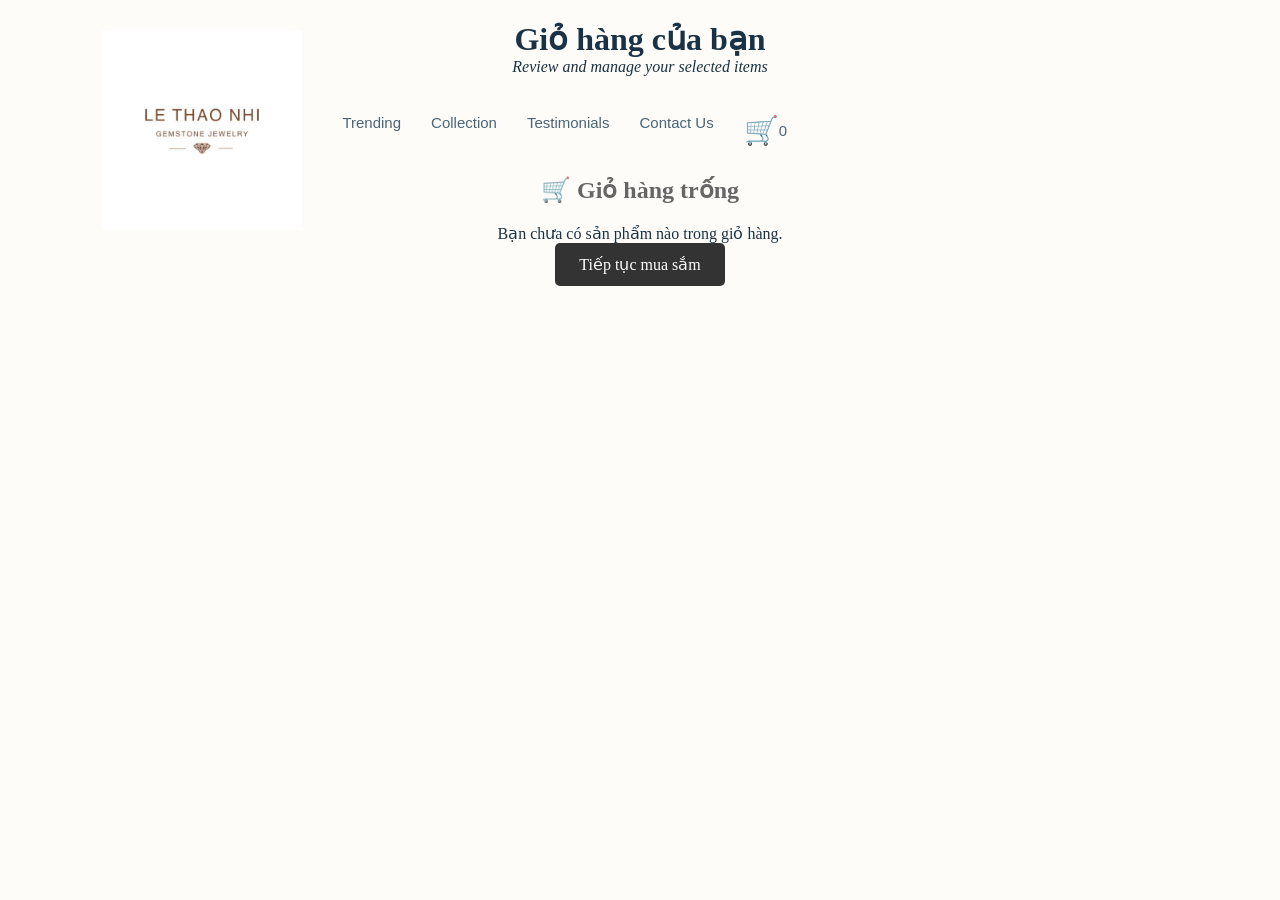
<file: cart.html>
<!DOCTYPE html>
<html lang="en">
<head>
    <meta charset="UTF-8">
    <meta name="viewport" content="width=device-width, initial-scale=1.0">
    <link rel="stylesheet" href="style.css">
    <title>Giỏ hàng - Aurora Jewelry</title>
    <style>
        .cart-container {
            max-width: 1200px;
            margin: 0 auto;
            padding: 20px;
        }
        
        .cart-header {
            text-align: center;
            margin-bottom: 40px;
        }
        
        .cart-table {
            width: 100%;
            border-collapse: collapse;
            margin-bottom: 30px;
        }
        
        .cart-table th,
        .cart-table td {
            padding: 15px;
            text-align: left;
            border-bottom: 1px solid #ddd;
        }
        
        .cart-table th {
            background: #f8f9fa;
            font-weight: bold;
        }
        
        .cart-item img {
            width: 80px;
            height: 80px;
            object-fit: cover;
            border-radius: 5px;
        }
        
        .quantity-controls {
            display: flex;
            align-items: center;
            gap: 10px;
        }
        
        .quantity-btn {
            width: 30px;
            height: 30px;
            border: 1px solid #ddd;
            background: white;
            cursor: pointer;
            border-radius: 3px;
        }
        
        .quantity-btn:hover {
            background: #f8f9fa;
        }
        
        .cart-summary {
            text-align: right;
            margin-bottom: 30px;
        }
        
        .cart-total {
            font-size: 24px;
            font-weight: bold;
            color: #333;
        }
        
        .cart-actions {
            display: flex;
            justify-content: space-between;
            align-items: center;
        }
        
        .btn {
            padding: 12px 24px;
            border: none;
            border-radius: 5px;
            cursor: pointer;
            font-size: 16px;
            text-decoration: none;
            display: inline-block;
        }
        
        .btn-primary {
            background: #333;
            color: white;
        }
        
        .btn-primary:hover {
            background: #555;
        }
        
        .btn-secondary {
            background: #f8f9fa;
            color: #333;
            border: 1px solid #ddd;
        }
        
        .btn-secondary:hover {
            background: #e9ecef;
        }
        
        .empty-cart {
            text-align: center;
            padding: 60px 20px;
        }
        
        .empty-cart h2 {
            color: #666;
            margin-bottom: 20px;
        }
        
        .remove-btn {
            background: #dc3545;
            color: white;
            border: none;
            padding: 5px 10px;
            border-radius: 3px;
            cursor: pointer;
        }
        
        .remove-btn:hover {
            background: #c82333;
        }
    </style>
</head>
<body>
    <header class="header">
        <div class="logo">
            <img src="anh.jpg/logo.jpg">
        </div>
        <nav class="navbar">
            <ul>
                <li><a href="trangchu.html">Trending</a></li>
                <li><a href="trangchu.html">Collection</a></li>
                <li><a href="trangchu.html">Testimonials</a></li>
                <li><a href="trangchu.html">Contact Us</a></li>
                <li>
                    <a href="cart.html" class="cart-icon">
                        <span class="cart-text">🛒</span>
                        <span id="count">0</span>
                    </a>
                </li>
            </ul>
        </nav>
    </header>

    <div class="cart-container">
        <div class="cart-header">
            <h1>Giỏ hàng của bạn</h1>
            <p><i>Review and manage your selected items</i></p>
        </div>

        <div id="cart-content">
            <!-- Giỏ hàng sẽ được load bằng JavaScript -->
        </div>
    </div>

    <script src="cart.js"></script>
</body>
</html>
</file>
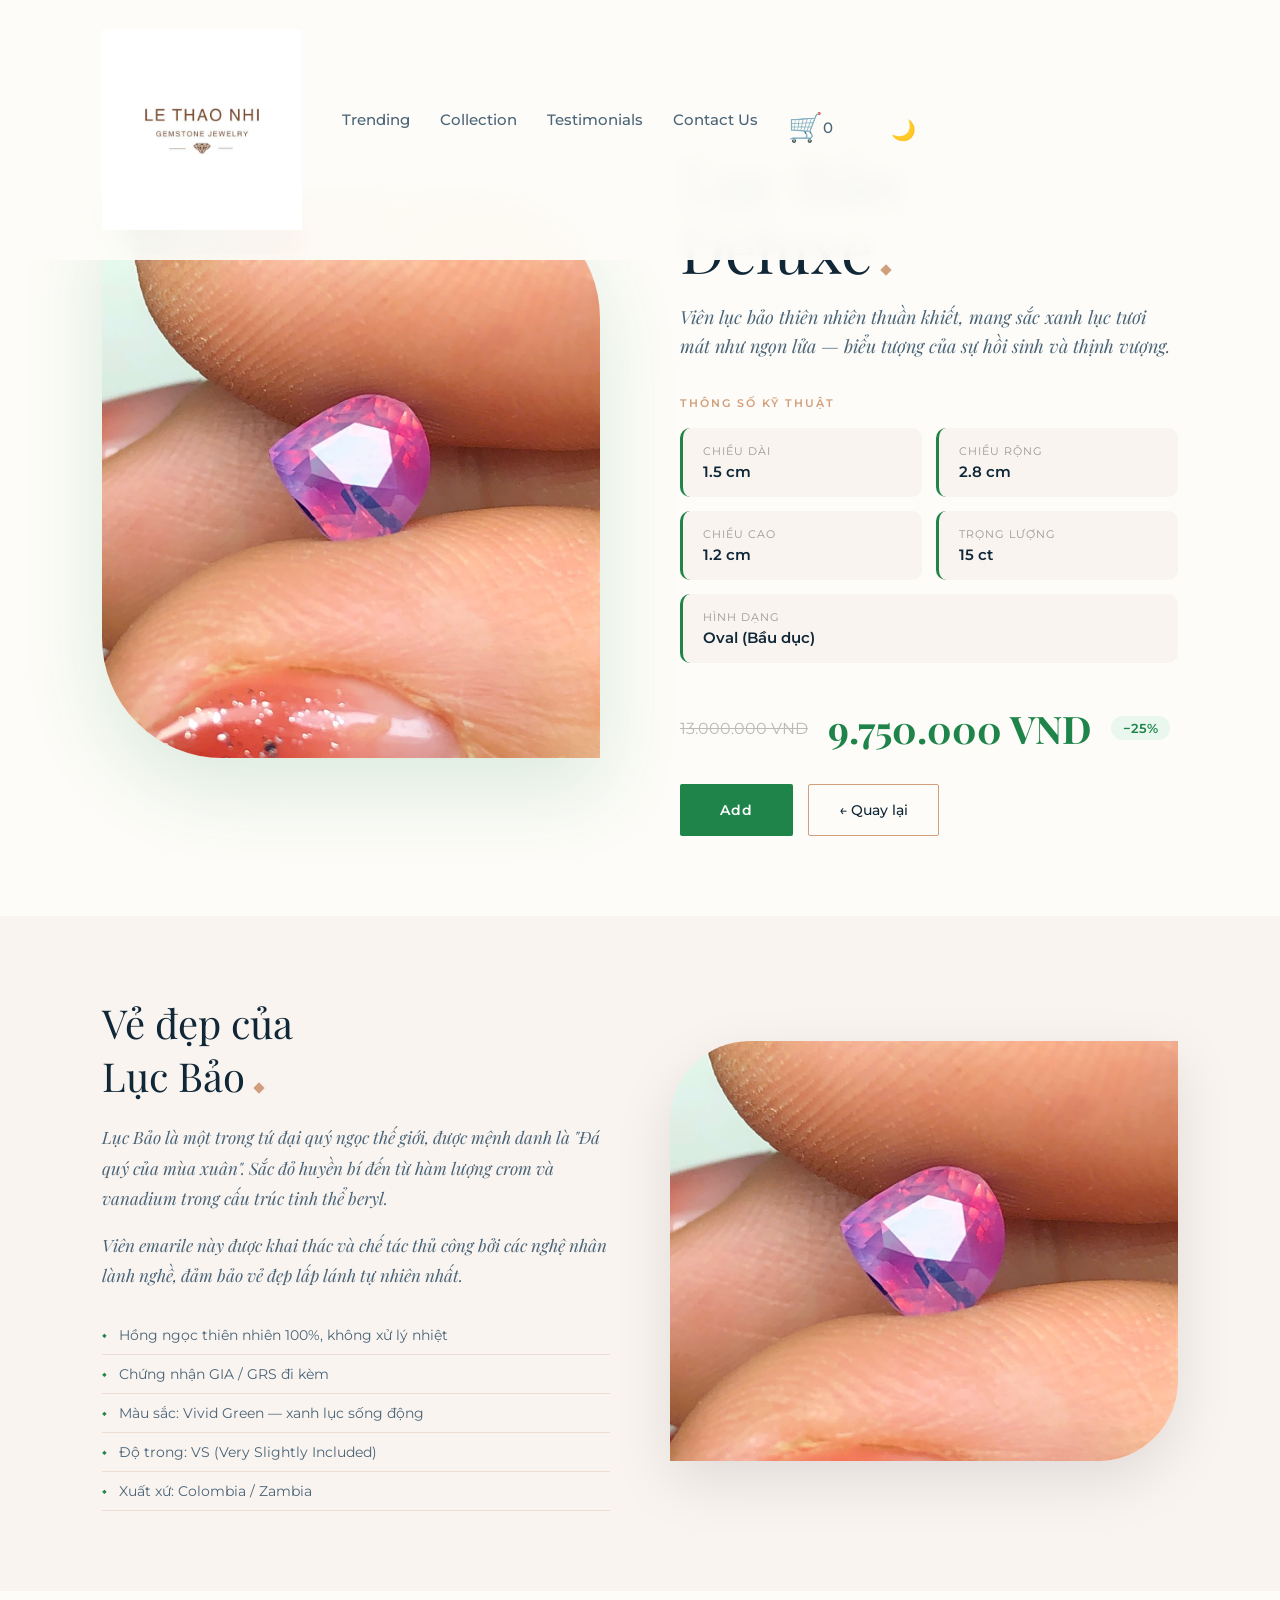
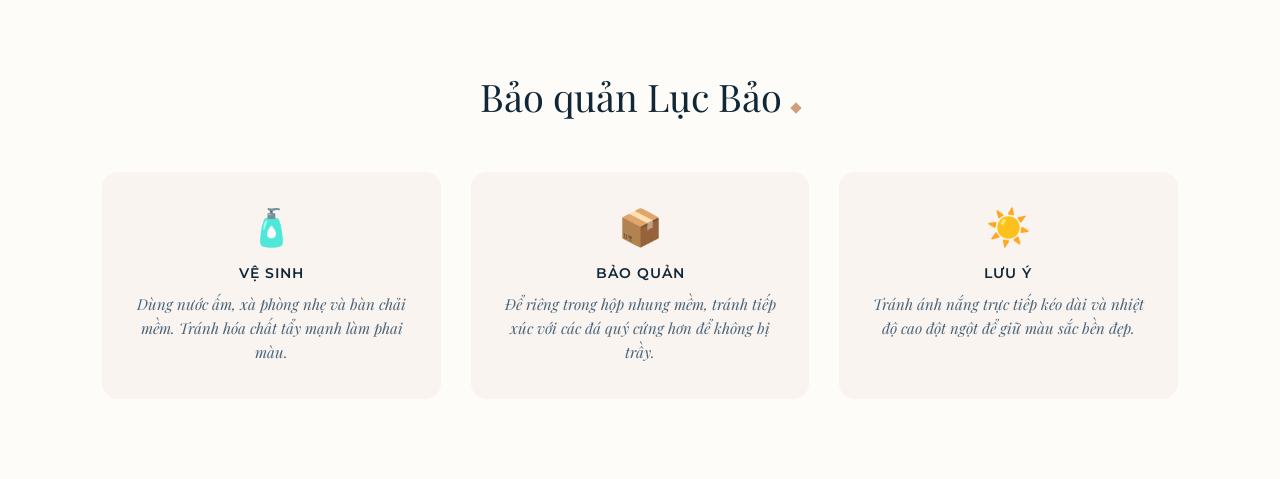
<file: Diamond.html>
<!DOCTYPE html>
<html lang="en">
<head>
    <meta charset="UTF-8">
    <meta name="viewport" content="width=device-width, initial-scale=1.0">
    <link rel="stylesheet" href="style.css">
    <link href="https://fonts.googleapis.com/css2?family=Playfair+Display:ital,wght@0,400;0,700;1,400&family=Montserrat:wght@300;400;500;600&display=swap" rel="stylesheet">
    <title>Lục Bảo - Aurora Gemstore</title>
    <style>
        .product-hero {
            min-height: 100vh;
            display: flex;
            align-items: center;
            padding: 120px 8% 80px;
            background-color: #fdfcf8;
            gap: 80px;
        }

        /* ẢNH BÊN TRÁI */
        .product-gallery {
            flex: 1;
            position: relative;
        }

        .main-image-wrap {
            position: relative;
            border-radius: 0 120px 0 120px;
            overflow: hidden;
            box-shadow: 0 30px 80px rgba(30, 132, 73, 0.15);
        }

        .main-image-wrap img {
            width: 100%;
            height: 560px;
            object-fit: cover;
            display: block;
            transition: transform 0.6s ease;
        }

        .main-image-wrap:hover img {
            transform: scale(1.04);
        }

        .gem-badge {
            position: absolute;
            top: 25px;
            left: 25px;
            background: linear-gradient(135deg, #1e8449, #e74c3c);
            color: white;
            padding: 8px 18px;
            border-radius: 30px;
            font-family: 'Montserrat', sans-serif;
            font-size: 12px;
            font-weight: 600;
            letter-spacing: 1px;
            text-transform: uppercase;
        }

        .deco-block {
            position: absolute;
            width: 180px;
            height: 180px;
            background: #e9f7ef;
            border-radius: 50%;
            bottom: -30px;
            right: -30px;
            z-index: -1;
        }

        /* THÔNG TIN BÊN PHẢI */
        .product-info {
            flex: 1;
        }

        .product-info .subtitle {
            margin-bottom: 12px;
        }

        .product-info h1 {
            font-family: 'Playfair Display', serif;
            font-size: 62px;
            font-weight: 400;
            color: #102738;
            line-height: 1.1;
            margin-bottom: 20px;
        }

        body.dark-theme .product-info h1 { color: #eee; }

        .product-tagline {
            font-family: 'Playfair Display', serif;
            font-style: italic;
            font-size: 18px;
            color: #4a6478;
            margin-bottom: 35px;
            line-height: 1.6;
        }

        /* THÔNG SỐ KỸ THUẬT */
        .specs-title {
            font-family: 'Montserrat', sans-serif;
            font-size: 11px;
            font-weight: 600;
            letter-spacing: 2px;
            text-transform: uppercase;
            color: #d19f7b;
            margin-bottom: 18px;
        }

        .specs-grid {
            display: grid;
            grid-template-columns: 1fr 1fr;
            gap: 14px;
            margin-bottom: 40px;
        }

        .spec-item {
            background: #f9f4f0;
            border-radius: 10px;
            padding: 16px 20px;
            border-left: 3px solid #1e8449;
        }

        body.dark-theme .spec-item {
            background: #2d3561;
        }

        .spec-label {
            font-family: 'Montserrat', sans-serif;
            font-size: 11px;
            color: #999;
            text-transform: uppercase;
            letter-spacing: 1px;
            margin-bottom: 4px;
        }

        .spec-value {
            font-family: 'Montserrat', sans-serif;
            font-size: 15px;
            font-weight: 600;
            color: #102738;
        }

        body.dark-theme .spec-value { color: #eee; }

        /* GIÁ & NÚT */
        .price-row {
            display: flex;
            align-items: center;
            gap: 20px;
            margin-bottom: 30px;
        }

        .old-price-detail {
            font-family: 'Montserrat', sans-serif;
            font-size: 16px;
            color: #bbb;
            text-decoration: line-through;
        }

        .current-price {
            font-family: 'Playfair Display', serif;
            font-size: 38px;
            color: #1e8449;
            font-weight: 700;
        }

        .discount-tag {
            background: #e9f7ef;
            color: #1e8449;
            padding: 4px 12px;
            border-radius: 20px;
            font-family: 'Montserrat', sans-serif;
            font-size: 13px;
            font-weight: 600;
        }

        .btn-group {
            display: flex;
            gap: 15px;
            flex-wrap: wrap;
        }

        .btn-add-cart {
            background: #1e8449;
            color: white;
            border: none;
            padding: 16px 40px;
            font-family: 'Montserrat', sans-serif;
            font-size: 14px;
            font-weight: 600;
            letter-spacing: 1px;
            cursor: pointer;
            transition: all 0.3s ease;
            border-radius: 2px;
        }

        .btn-add-cart:hover {
            background: #196f3d;
            transform: translateY(-2px);
            box-shadow: 0 8px 20px rgba(30, 132, 73, 0.3);
        }

        .btn-back {
            background: transparent;
            color: #102738;
            border: 1.5px solid #d19f7b;
            padding: 16px 30px;
            font-family: 'Montserrat', sans-serif;
            font-size: 14px;
            font-weight: 500;
            cursor: pointer;
            transition: all 0.3s ease;
            border-radius: 2px;
            text-decoration: none;
            display: inline-flex;
            align-items: center;
        }

        .btn-back:hover {
            background: #d19f7b;
            color: white;
        }

        body.dark-theme .btn-back { color: #eee; }

        /* SECTION MÔ TẢ */
        .product-desc-section {
            padding: 80px 8%;
            background: #f9f4f0;
        }

        body.dark-theme .product-desc-section { background: #16213e; }

        .desc-grid {
            display: grid;
            grid-template-columns: 1fr 1fr;
            gap: 60px;
            align-items: center;
        }

        .desc-text h2 {
            font-family: 'Playfair Display', serif;
            font-size: 40px;
            color: #102738;
            font-weight: 400;
            margin-bottom: 20px;
        }

        body.dark-theme .desc-text h2 { color: #eee; }

        .desc-text p {
            font-family: 'Playfair Display', serif;
            font-style: italic;
            font-size: 17px;
            color: #4a6478;
            line-height: 1.8;
            margin-bottom: 16px;
        }

        .feature-list {
            list-style: none;
            margin-top: 25px;
        }

        .feature-list li {
            font-family: 'Montserrat', sans-serif;
            font-size: 14px;
            color: #4a6478;
            padding: 10px 0;
            border-bottom: 1px solid #eeddd3;
            display: flex;
            align-items: center;
            gap: 12px;
        }

        .feature-list li::before {
            content: '◆';
            color: #1e8449;
            font-size: 8px;
            flex-shrink: 0;
        }

        .desc-image img {
            width: 100%;
            height: 420px;
            object-fit: cover;
            border-radius: 80px 0 80px 0;
            box-shadow: 0 20px 60px rgba(0,0,0,0.1);
        }

        /* CARE SECTION */
        .care-section {
            padding: 80px 8%;
            background: #fdfcf8;
            text-align: center;
        }

        body.dark-theme .care-section { background: #1a1a2e; }

        .care-section h2 {
            font-family: 'Playfair Display', serif;
            font-size: 38px;
            color: #102738;
            font-weight: 400;
            margin-bottom: 50px;
        }

        body.dark-theme .care-section h2 { color: #eee; }

        .care-cards {
            display: grid;
            grid-template-columns: repeat(3, 1fr);
            gap: 30px;
        }

        .care-card {
            background: #f9f4f0;
            border-radius: 16px;
            padding: 35px 25px;
            text-align: center;
            transition: transform 0.3s ease;
        }

        body.dark-theme .care-card { background: #2d3561; }

        .care-card:hover { transform: translateY(-5px); }

        .care-icon {
            font-size: 36px;
            margin-bottom: 15px;
        }

        .care-card h4 {
            font-family: 'Montserrat', sans-serif;
            font-size: 14px;
            font-weight: 600;
            color: #102738;
            margin-bottom: 10px;
            text-transform: uppercase;
            letter-spacing: 1px;
        }

        body.dark-theme .care-card h4 { color: #eee; }

        .care-card p {
            font-family: 'Playfair Display', serif;
            font-style: italic;
            font-size: 15px;
            color: #4a6478;
            line-height: 1.6;
        }
    </style>
</head>
<body>
    <!-- HEADER -->
    <header class="header" style="background: rgba(253,252,248,0.95); backdrop-filter: blur(10px);">
        <div class="logo">
            <img src="anh.jpg/logo.jpg">
        </div>
        <nav class="navbar">
            <ul>
                <li><a href="trangchu.html">Trending</a></li>
                <li><a href="trangchu.html">Collection</a></li>
                <li><a href="trangchu.html">Testimonials</a></li>
                <li><a href="trangchu.html">Contact Us</a></li>
                <li>
                    <a href="cart.html" class="cart-icon">
                        <span class="cart-text">🛒</span>
                        <span id="count">0</span>
                    </a>
                </li>
                <li>
                    <button id="theme-toggle" class="theme-toggle-btn">
                        <span id="theme-icon">🌙</span>
                    </button>
                </li>
            </ul>
        </nav>
    </header>

    <!-- HERO -->
    <section class="product-hero">
        <div class="product-gallery">
            <div class="main-image-wrap">
                <img src="anh.jpg/z7625725028527_516fd362aef5083815de7626b71cca7b.jpg" alt="Lục Bảo">
                <span class="gem-badge">⚡ PREMIUM STONE</span>
            </div>
            <div class="deco-block"></div>
        </div>

        <div class="product-info">
            <span class="subtitle">PRECIOUS GEMSTONE</span>
            <h1>Lục Bảo<br>Deluxe<span class="dot"></span></h1>
            <p class="product-tagline">
                Viên lục bảo thiên nhiên thuần khiết, mang sắc xanh lục tươi mát
                như ngọn lửa — biểu tượng của sự hồi sinh và thịnh vượng.
            </p>

            <p class="specs-title">Thông số kỹ thuật</p>
            <div class="specs-grid">
                <div class="spec-item">
                    <div class="spec-label">Chiều dài</div>
                    <div class="spec-value">1.5 cm</div>
                </div>
                <div class="spec-item">
                    <div class="spec-label">Chiều rộng</div>
                    <div class="spec-value">2.8 cm</div>
                </div>
                <div class="spec-item">
                    <div class="spec-label">Chiều cao</div>
                    <div class="spec-value">1.2 cm</div>
                </div>
                <div class="spec-item">
                    <div class="spec-label">Trọng lượng</div>
                    <div class="spec-value">15 ct</div>
                </div>
                <div class="spec-item" style="grid-column: span 2;">
                    <div class="spec-label">Hình dạng</div>
                    <div class="spec-value">Oval (Bầu dục)</div>
                </div>
            </div>

            <div class="price-row">
                <span class="old-price-detail">13.000.000 VND</span>
                <span class="current-price">9.750.000 VND</span>
                <span class="discount-tag">−25%</span>
            </div>

            <div class="btn-group">
                <button class="btn-add-cart add-to-cart" data-name="emarile">— Thêm vào giỏ hàng</button>
                <a href="trangchu.html" class="btn-back">← Quay lại</a>
            </div>
        </div>
    </section>

    <!-- MÔ TẢ -->
    <section class="product-desc-section">
        <div class="desc-grid">
            <div class="desc-text">
                <h2>Vẻ đẹp của<br>Lục Bảo<span class="dot"></span></h2>
                <p>Lục Bảo là một trong tứ đại quý ngọc thế giới, được mệnh danh là "Đá quý của mùa xuân". Sắc đỏ huyền bí đến từ hàm lượng crom và vanadium trong cấu trúc tinh thể beryl.</p>
                <p>Viên emarile này được khai thác và chế tác thủ công bởi các nghệ nhân lành nghề, đảm bảo vẻ đẹp lấp lánh tự nhiên nhất.</p>
                <ul class="feature-list">
                    <li>Hồng ngọc thiên nhiên 100%, không xử lý nhiệt</li>
                    <li>Chứng nhận GIA / GRS đi kèm</li>
                    <li>Màu sắc: Vivid Green — xanh lục sống động</li>
                    <li>Độ trong: VS (Very Slightly Included)</li>
                    <li>Xuất xứ: Colombia / Zambia</li>
                </ul>
            </div>
            <div class="desc-image">
                <img src="anh.jpg/z7625725028527_516fd362aef5083815de7626b71cca7b.jpg" alt="Lục Bảo detail">
            </div>
        </div>
    </section>

    <!-- CARE -->
    <section class="care-section">
        <h2>Bảo quản Lục Bảo<span class="dot"></span></h2>
        <div class="care-cards">
            <div class="care-card">
                <div class="care-icon">🧴</div>
                <h4>Vệ sinh</h4>
                <p>Dùng nước ấm, xà phòng nhẹ và bàn chải mềm. Tránh hóa chất tẩy mạnh làm phai màu.</p>
            </div>
            <div class="care-card">
                <div class="care-icon">📦</div>
                <h4>Bảo quản</h4>
                <p>Để riêng trong hộp nhung mềm, tránh tiếp xúc với các đá quý cứng hơn để không bị trầy.</p>
            </div>
            <div class="care-card">
                <div class="care-icon">☀️</div>
                <h4>Lưu ý</h4>
                <p>Tránh ánh nắng trực tiếp kéo dài và nhiệt độ cao đột ngột để giữ màu sắc bền đẹp.</p>
            </div>
        </div>
    </section>

    <script src="java.js"></script>
    <script>
        // Load theme
        document.addEventListener('DOMContentLoaded', function() {
            const savedTheme = localStorage.getItem('auroraTheme') || 'light';
            document.body.classList.toggle('dark-theme', savedTheme === 'dark');
            document.getElementById('theme-icon').textContent = savedTheme === 'dark' ? '☀️' : '🌙';

            document.getElementById('theme-toggle').addEventListener('click', function() {
                const isDark = document.body.classList.toggle('dark-theme');
                const theme = isDark ? 'dark' : 'light';
                localStorage.setItem('auroraTheme', theme);
                document.getElementById('theme-icon').textContent = isDark ? '☀️' : '🌙';
            });
        });
    </script>
</body>
</html>
</file>
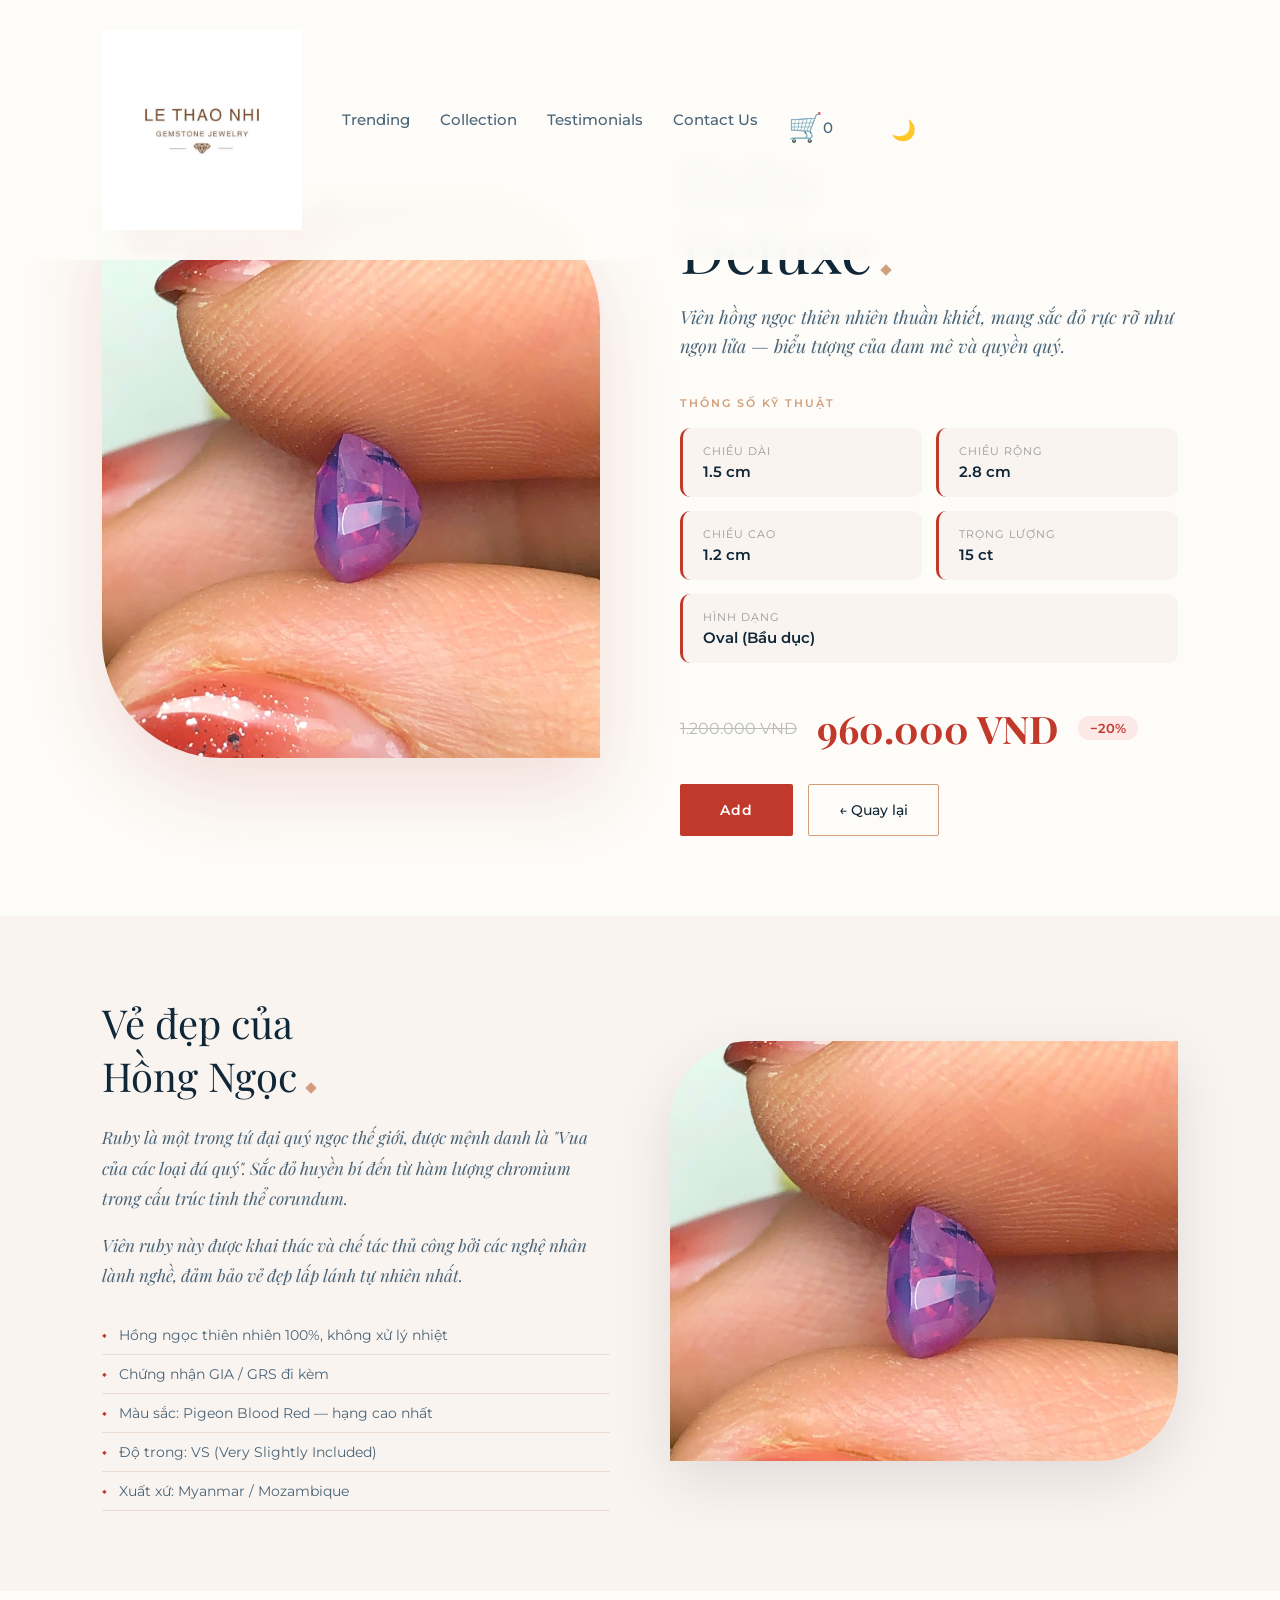
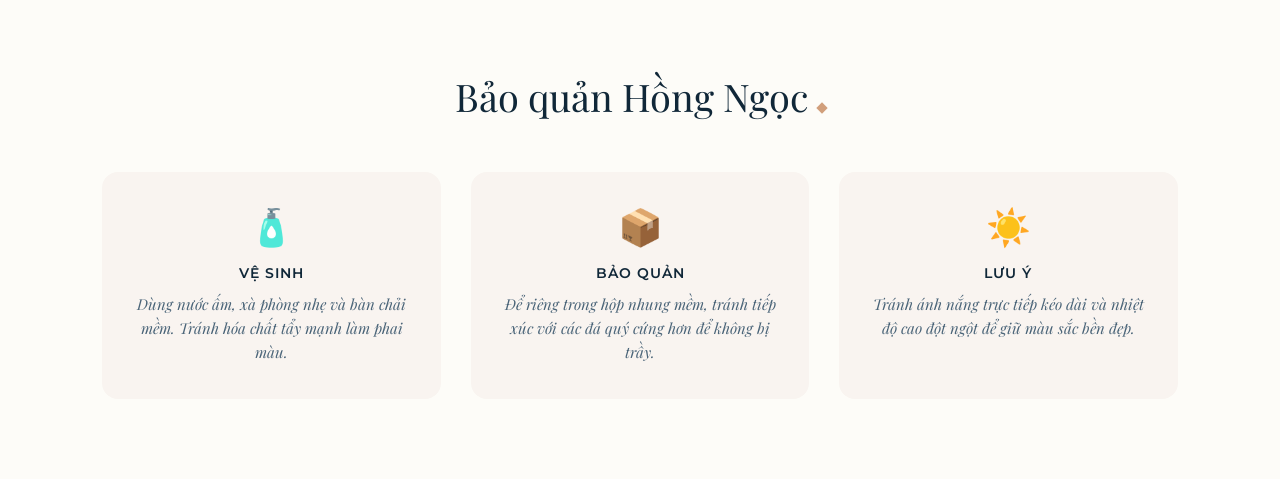
<file: ruby.html>
<!DOCTYPE html>
<html lang="en">
<head>
    <meta charset="UTF-8">
    <meta name="viewport" content="width=device-width, initial-scale=1.0">
    <link rel="stylesheet" href="style.css">
    <link href="https://fonts.googleapis.com/css2?family=Playfair+Display:ital,wght@0,400;0,700;1,400&family=Montserrat:wght@300;400;500;600&display=swap" rel="stylesheet">
    <title>Ruby - Aurora Gemstore</title>
    <style>
        .product-hero {
            min-height: 100vh;
            display: flex;
            align-items: center;
            padding: 120px 8% 80px;
            background-color: #fdfcf8;
            gap: 80px;
        }

        /* ẢNH BÊN TRÁI */
        .product-gallery {
            flex: 1;
            position: relative;
        }

        .main-image-wrap {
            position: relative;
            border-radius: 0 120px 0 120px;
            overflow: hidden;
            box-shadow: 0 30px 80px rgba(180, 50, 50, 0.15);
        }

        .main-image-wrap img {
            width: 100%;
            height: 560px;
            object-fit: cover;
            display: block;
            transition: transform 0.6s ease;
        }

        .main-image-wrap:hover img {
            transform: scale(1.04);
        }

        .gem-badge {
            position: absolute;
            top: 25px;
            left: 25px;
            background: linear-gradient(135deg, #c0392b, #e74c3c);
            color: white;
            padding: 8px 18px;
            border-radius: 30px;
            font-family: 'Montserrat', sans-serif;
            font-size: 12px;
            font-weight: 600;
            letter-spacing: 1px;
            text-transform: uppercase;
        }

        .deco-block {
            position: absolute;
            width: 180px;
            height: 180px;
            background: #fce8e6;
            border-radius: 50%;
            bottom: -30px;
            right: -30px;
            z-index: -1;
        }

        /* THÔNG TIN BÊN PHẢI */
        .product-info {
            flex: 1;
        }

        .product-info .subtitle {
            margin-bottom: 12px;
        }

        .product-info h1 {
            font-family: 'Playfair Display', serif;
            font-size: 62px;
            font-weight: 400;
            color: #102738;
            line-height: 1.1;
            margin-bottom: 20px;
        }

        body.dark-theme .product-info h1 { color: #eee; }

        .product-tagline {
            font-family: 'Playfair Display', serif;
            font-style: italic;
            font-size: 18px;
            color: #4a6478;
            margin-bottom: 35px;
            line-height: 1.6;
        }

        /* THÔNG SỐ KỸ THUẬT */
        .specs-title {
            font-family: 'Montserrat', sans-serif;
            font-size: 11px;
            font-weight: 600;
            letter-spacing: 2px;
            text-transform: uppercase;
            color: #d19f7b;
            margin-bottom: 18px;
        }

        .specs-grid {
            display: grid;
            grid-template-columns: 1fr 1fr;
            gap: 14px;
            margin-bottom: 40px;
        }

        .spec-item {
            background: #f9f4f0;
            border-radius: 10px;
            padding: 16px 20px;
            border-left: 3px solid #c0392b;
        }

        body.dark-theme .spec-item {
            background: #2d3561;
        }

        .spec-label {
            font-family: 'Montserrat', sans-serif;
            font-size: 11px;
            color: #999;
            text-transform: uppercase;
            letter-spacing: 1px;
            margin-bottom: 4px;
        }

        .spec-value {
            font-family: 'Montserrat', sans-serif;
            font-size: 15px;
            font-weight: 600;
            color: #102738;
        }

        body.dark-theme .spec-value { color: #eee; }

        /* GIÁ & NÚT */
        .price-row {
            display: flex;
            align-items: center;
            gap: 20px;
            margin-bottom: 30px;
        }

        .old-price-detail {
            font-family: 'Montserrat', sans-serif;
            font-size: 16px;
            color: #bbb;
            text-decoration: line-through;
        }

        .current-price {
            font-family: 'Playfair Display', serif;
            font-size: 38px;
            color: #c0392b;
            font-weight: 700;
        }

        .discount-tag {
            background: #fce8e6;
            color: #c0392b;
            padding: 4px 12px;
            border-radius: 20px;
            font-family: 'Montserrat', sans-serif;
            font-size: 13px;
            font-weight: 600;
        }

        .btn-group {
            display: flex;
            gap: 15px;
            flex-wrap: wrap;
        }

        .btn-add-cart {
            background: #c0392b;
            color: white;
            border: none;
            padding: 16px 40px;
            font-family: 'Montserrat', sans-serif;
            font-size: 14px;
            font-weight: 600;
            letter-spacing: 1px;
            cursor: pointer;
            transition: all 0.3s ease;
            border-radius: 2px;
        }

        .btn-add-cart:hover {
            background: #a93226;
            transform: translateY(-2px);
            box-shadow: 0 8px 20px rgba(192, 57, 43, 0.3);
        }

        .btn-back {
            background: transparent;
            color: #102738;
            border: 1.5px solid #d19f7b;
            padding: 16px 30px;
            font-family: 'Montserrat', sans-serif;
            font-size: 14px;
            font-weight: 500;
            cursor: pointer;
            transition: all 0.3s ease;
            border-radius: 2px;
            text-decoration: none;
            display: inline-flex;
            align-items: center;
        }

        .btn-back:hover {
            background: #d19f7b;
            color: white;
        }

        body.dark-theme .btn-back { color: #eee; }

        /* SECTION MÔ TẢ */
        .product-desc-section {
            padding: 80px 8%;
            background: #f9f4f0;
        }

        body.dark-theme .product-desc-section { background: #16213e; }

        .desc-grid {
            display: grid;
            grid-template-columns: 1fr 1fr;
            gap: 60px;
            align-items: center;
        }

        .desc-text h2 {
            font-family: 'Playfair Display', serif;
            font-size: 40px;
            color: #102738;
            font-weight: 400;
            margin-bottom: 20px;
        }

        body.dark-theme .desc-text h2 { color: #eee; }

        .desc-text p {
            font-family: 'Playfair Display', serif;
            font-style: italic;
            font-size: 17px;
            color: #4a6478;
            line-height: 1.8;
            margin-bottom: 16px;
        }

        .feature-list {
            list-style: none;
            margin-top: 25px;
        }

        .feature-list li {
            font-family: 'Montserrat', sans-serif;
            font-size: 14px;
            color: #4a6478;
            padding: 10px 0;
            border-bottom: 1px solid #eeddd3;
            display: flex;
            align-items: center;
            gap: 12px;
        }

        .feature-list li::before {
            content: '◆';
            color: #c0392b;
            font-size: 8px;
            flex-shrink: 0;
        }

        .desc-image img {
            width: 100%;
            height: 420px;
            object-fit: cover;
            border-radius: 80px 0 80px 0;
            box-shadow: 0 20px 60px rgba(0,0,0,0.1);
        }

        /* CARE SECTION */
        .care-section {
            padding: 80px 8%;
            background: #fdfcf8;
            text-align: center;
        }

        body.dark-theme .care-section { background: #1a1a2e; }

        .care-section h2 {
            font-family: 'Playfair Display', serif;
            font-size: 38px;
            color: #102738;
            font-weight: 400;
            margin-bottom: 50px;
        }

        body.dark-theme .care-section h2 { color: #eee; }

        .care-cards {
            display: grid;
            grid-template-columns: repeat(3, 1fr);
            gap: 30px;
        }

        .care-card {
            background: #f9f4f0;
            border-radius: 16px;
            padding: 35px 25px;
            text-align: center;
            transition: transform 0.3s ease;
        }

        body.dark-theme .care-card { background: #2d3561; }

        .care-card:hover { transform: translateY(-5px); }

        .care-icon {
            font-size: 36px;
            margin-bottom: 15px;
        }

        .care-card h4 {
            font-family: 'Montserrat', sans-serif;
            font-size: 14px;
            font-weight: 600;
            color: #102738;
            margin-bottom: 10px;
            text-transform: uppercase;
            letter-spacing: 1px;
        }

        body.dark-theme .care-card h4 { color: #eee; }

        .care-card p {
            font-family: 'Playfair Display', serif;
            font-style: italic;
            font-size: 15px;
            color: #4a6478;
            line-height: 1.6;
        }
    </style>
</head>
<body>
    <!-- HEADER -->
    <header class="header" style="background: rgba(253,252,248,0.95); backdrop-filter: blur(10px);">
        <div class="logo">
            <img src="anh.jpg/logo.jpg">
        </div>
        <nav class="navbar">
            <ul>
                <li><a href="trangchu.html">Trending</a></li>
                <li><a href="trangchu.html">Collection</a></li>
                <li><a href="trangchu.html">Testimonials</a></li>
                <li><a href="trangchu.html">Contact Us</a></li>
                <li>
                    <a href="cart.html" class="cart-icon">
                        <span class="cart-text">🛒</span>
                        <span id="count">0</span>
                    </a>
                </li>
                <li>
                    <button id="theme-toggle" class="theme-toggle-btn">
                        <span id="theme-icon">🌙</span>
                    </button>
                </li>
            </ul>
        </nav>
    </header>

    <!-- HERO -->
    <section class="product-hero">
        <div class="product-gallery">
            <div class="main-image-wrap">
                <img src="anh.jpg/z7625724984668_689310eae47e67df0eb2935dd06f92e8.jpg" alt="Ruby">
                <span class="gem-badge">⚡ Flash Sale −20%</span>
            </div>
            <div class="deco-block"></div>
        </div>

        <div class="product-info">
            <span class="subtitle">PRECIOUS GEMSTONE</span>
            <h1>Ruby<br>Deluxe<span class="dot"></span></h1>
            <p class="product-tagline">
                Viên hồng ngọc thiên nhiên thuần khiết, mang sắc đỏ rực rỡ
                như ngọn lửa — biểu tượng của đam mê và quyền quý.
            </p>

            <p class="specs-title">Thông số kỹ thuật</p>
            <div class="specs-grid">
                <div class="spec-item">
                    <div class="spec-label">Chiều dài</div>
                    <div class="spec-value">1.5 cm</div>
                </div>
                <div class="spec-item">
                    <div class="spec-label">Chiều rộng</div>
                    <div class="spec-value">2.8 cm</div>
                </div>
                <div class="spec-item">
                    <div class="spec-label">Chiều cao</div>
                    <div class="spec-value">1.2 cm</div>
                </div>
                <div class="spec-item">
                    <div class="spec-label">Trọng lượng</div>
                    <div class="spec-value">15 ct</div>
                </div>
                <div class="spec-item" style="grid-column: span 2;">
                    <div class="spec-label">Hình dạng</div>
                    <div class="spec-value">Oval (Bầu dục)</div>
                </div>
            </div>

            <div class="price-row">
                <span class="old-price-detail">1.200.000 VND</span>
                <span class="current-price">960.000 VND</span>
                <span class="discount-tag">−20%</span>
            </div>

            <div class="btn-group">
                <button class="btn-add-cart add-to-cart" data-name="ruby">— Thêm vào giỏ hàng</button>
                <a href="trangchu.html" class="btn-back">← Quay lại</a>
            </div>
        </div>
    </section>

    <!-- MÔ TẢ -->
    <section class="product-desc-section">
        <div class="desc-grid">
            <div class="desc-text">
                <h2>Vẻ đẹp của<br>Hồng Ngọc<span class="dot"></span></h2>
                <p>Ruby là một trong tứ đại quý ngọc thế giới, được mệnh danh là "Vua của các loại đá quý". Sắc đỏ huyền bí đến từ hàm lượng chromium trong cấu trúc tinh thể corundum.</p>
                <p>Viên ruby này được khai thác và chế tác thủ công bởi các nghệ nhân lành nghề, đảm bảo vẻ đẹp lấp lánh tự nhiên nhất.</p>
                <ul class="feature-list">
                    <li>Hồng ngọc thiên nhiên 100%, không xử lý nhiệt</li>
                    <li>Chứng nhận GIA / GRS đi kèm</li>
                    <li>Màu sắc: Pigeon Blood Red — hạng cao nhất</li>
                    <li>Độ trong: VS (Very Slightly Included)</li>
                    <li>Xuất xứ: Myanmar / Mozambique</li>
                </ul>
            </div>
            <div class="desc-image">
                <img src="anh.jpg/z7625724984668_689310eae47e67df0eb2935dd06f92e8.jpg" alt="Ruby detail">
            </div>
        </div>
    </section>

    <!-- CARE -->
    <section class="care-section">
        <h2>Bảo quản Hồng Ngọc<span class="dot"></span></h2>
        <div class="care-cards">
            <div class="care-card">
                <div class="care-icon">🧴</div>
                <h4>Vệ sinh</h4>
                <p>Dùng nước ấm, xà phòng nhẹ và bàn chải mềm. Tránh hóa chất tẩy mạnh làm phai màu.</p>
            </div>
            <div class="care-card">
                <div class="care-icon">📦</div>
                <h4>Bảo quản</h4>
                <p>Để riêng trong hộp nhung mềm, tránh tiếp xúc với các đá quý cứng hơn để không bị trầy.</p>
            </div>
            <div class="care-card">
                <div class="care-icon">☀️</div>
                <h4>Lưu ý</h4>
                <p>Tránh ánh nắng trực tiếp kéo dài và nhiệt độ cao đột ngột để giữ màu sắc bền đẹp.</p>
            </div>
        </div>
    </section>

    <script src="java.js"></script>
    <script>
        // Load theme
        document.addEventListener('DOMContentLoaded', function() {
            const savedTheme = localStorage.getItem('auroraTheme') || 'light';
            document.body.classList.toggle('dark-theme', savedTheme === 'dark');
            document.getElementById('theme-icon').textContent = savedTheme === 'dark' ? '☀️' : '🌙';

            document.getElementById('theme-toggle').addEventListener('click', function() {
                const isDark = document.body.classList.toggle('dark-theme');
                const theme = isDark ? 'dark' : 'light';
                localStorage.setItem('auroraTheme', theme);
                document.getElementById('theme-icon').textContent = isDark ? '☀️' : '🌙';
            });
        });
    </script>
</body>
</html>
</file>
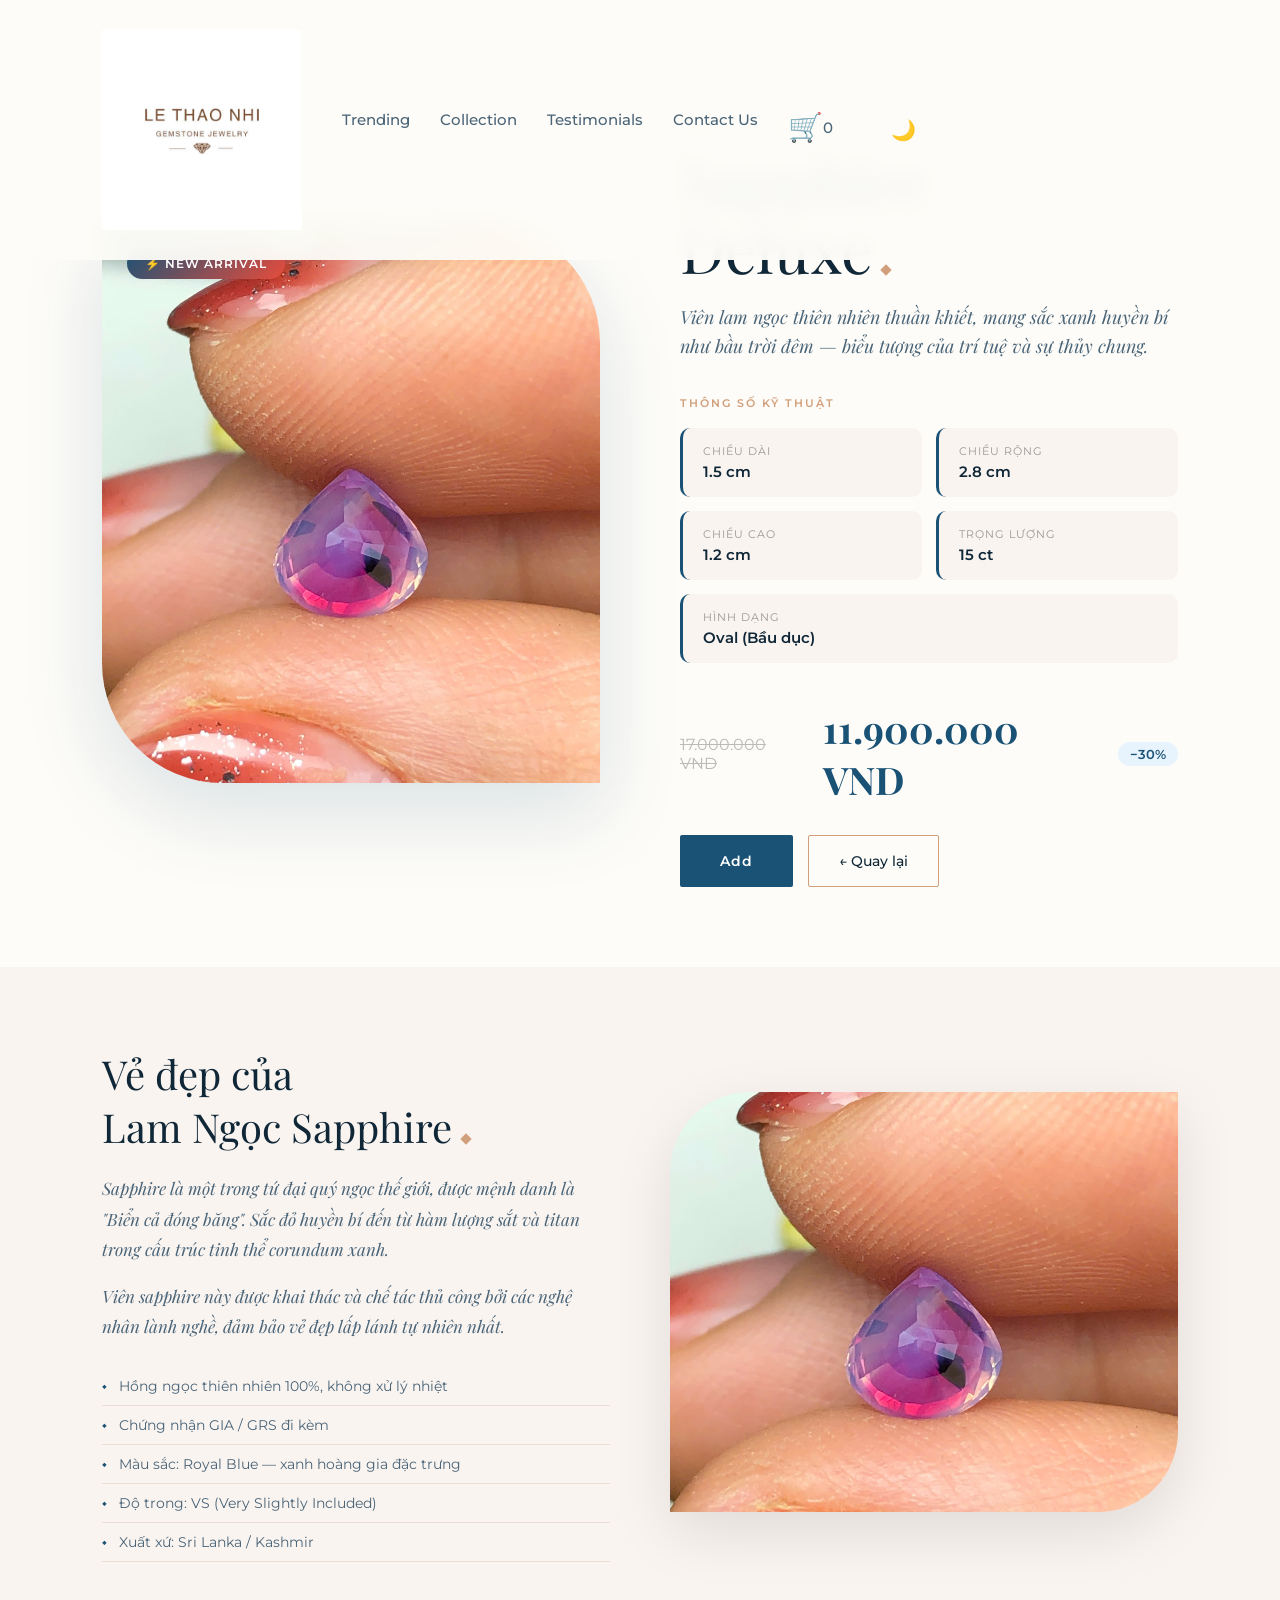
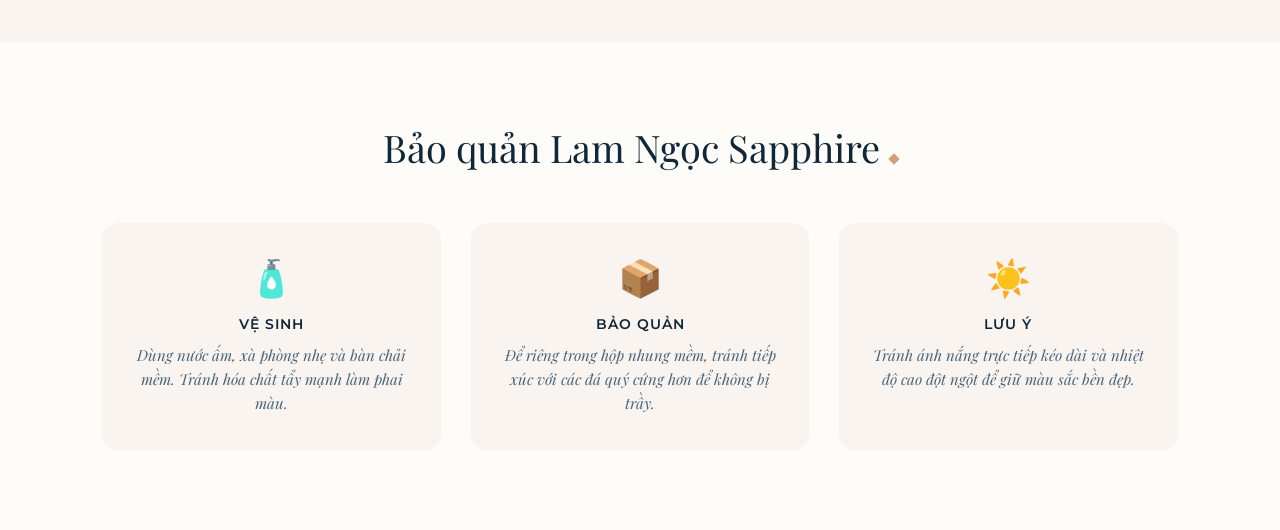
<file: Sapphire .html>
<!DOCTYPE html>
<html lang="en">
<head>
    <meta charset="UTF-8">
    <meta name="viewport" content="width=device-width, initial-scale=1.0">
    <link rel="stylesheet" href="style.css">
    <link href="https://fonts.googleapis.com/css2?family=Playfair+Display:ital,wght@0,400;0,700;1,400&family=Montserrat:wght@300;400;500;600&display=swap" rel="stylesheet">
    <title>Sapphire - Aurora Gemstore</title>
    <style>
        .product-hero {
            min-height: 100vh;
            display: flex;
            align-items: center;
            padding: 120px 8% 80px;
            background-color: #fdfcf8;
            gap: 80px;
        }

        /* ẢNH BÊN TRÁI */
        .product-gallery {
            flex: 1;
            position: relative;
        }

        .main-image-wrap {
            position: relative;
            border-radius: 0 120px 0 120px;
            overflow: hidden;
            box-shadow: 0 30px 80px rgba(26, 82, 118, 0.15);
        }

        .main-image-wrap img {
            width: 100%;
            height: 560px;
            object-fit: cover;
            display: block;
            transition: transform 0.6s ease;
        }

        .main-image-wrap:hover img {
            transform: scale(1.04);
        }

        .gem-badge {
            position: absolute;
            top: 25px;
            left: 25px;
            background: linear-gradient(135deg, #1a5276, #e74c3c);
            color: white;
            padding: 8px 18px;
            border-radius: 30px;
            font-family: 'Montserrat', sans-serif;
            font-size: 12px;
            font-weight: 600;
            letter-spacing: 1px;
            text-transform: uppercase;
        }

        .deco-block {
            position: absolute;
            width: 180px;
            height: 180px;
            background: #e8f4fd;
            border-radius: 50%;
            bottom: -30px;
            right: -30px;
            z-index: -1;
        }

        /* THÔNG TIN BÊN PHẢI */
        .product-info {
            flex: 1;
        }

        .product-info .subtitle {
            margin-bottom: 12px;
        }

        .product-info h1 {
            font-family: 'Playfair Display', serif;
            font-size: 62px;
            font-weight: 400;
            color: #102738;
            line-height: 1.1;
            margin-bottom: 20px;
        }

        body.dark-theme .product-info h1 { color: #eee; }

        .product-tagline {
            font-family: 'Playfair Display', serif;
            font-style: italic;
            font-size: 18px;
            color: #4a6478;
            margin-bottom: 35px;
            line-height: 1.6;
        }

        /* THÔNG SỐ KỸ THUẬT */
        .specs-title {
            font-family: 'Montserrat', sans-serif;
            font-size: 11px;
            font-weight: 600;
            letter-spacing: 2px;
            text-transform: uppercase;
            color: #d19f7b;
            margin-bottom: 18px;
        }

        .specs-grid {
            display: grid;
            grid-template-columns: 1fr 1fr;
            gap: 14px;
            margin-bottom: 40px;
        }

        .spec-item {
            background: #f9f4f0;
            border-radius: 10px;
            padding: 16px 20px;
            border-left: 3px solid #1a5276;
        }

        body.dark-theme .spec-item {
            background: #2d3561;
        }

        .spec-label {
            font-family: 'Montserrat', sans-serif;
            font-size: 11px;
            color: #999;
            text-transform: uppercase;
            letter-spacing: 1px;
            margin-bottom: 4px;
        }

        .spec-value {
            font-family: 'Montserrat', sans-serif;
            font-size: 15px;
            font-weight: 600;
            color: #102738;
        }

        body.dark-theme .spec-value { color: #eee; }

        /* GIÁ & NÚT */
        .price-row {
            display: flex;
            align-items: center;
            gap: 20px;
            margin-bottom: 30px;
        }

        .old-price-detail {
            font-family: 'Montserrat', sans-serif;
            font-size: 16px;
            color: #bbb;
            text-decoration: line-through;
        }

        .current-price {
            font-family: 'Playfair Display', serif;
            font-size: 38px;
            color: #1a5276;
            font-weight: 700;
        }

        .discount-tag {
            background: #e8f4fd;
            color: #1a5276;
            padding: 4px 12px;
            border-radius: 20px;
            font-family: 'Montserrat', sans-serif;
            font-size: 13px;
            font-weight: 600;
        }

        .btn-group {
            display: flex;
            gap: 15px;
            flex-wrap: wrap;
        }

        .btn-add-cart {
            background: #1a5276;
            color: white;
            border: none;
            padding: 16px 40px;
            font-family: 'Montserrat', sans-serif;
            font-size: 14px;
            font-weight: 600;
            letter-spacing: 1px;
            cursor: pointer;
            transition: all 0.3s ease;
            border-radius: 2px;
        }

        .btn-add-cart:hover {
            background: #154360;
            transform: translateY(-2px);
            box-shadow: 0 8px 20px rgba(26, 82, 118, 0.3);
        }

        .btn-back {
            background: transparent;
            color: #102738;
            border: 1.5px solid #d19f7b;
            padding: 16px 30px;
            font-family: 'Montserrat', sans-serif;
            font-size: 14px;
            font-weight: 500;
            cursor: pointer;
            transition: all 0.3s ease;
            border-radius: 2px;
            text-decoration: none;
            display: inline-flex;
            align-items: center;
        }

        .btn-back:hover {
            background: #d19f7b;
            color: white;
        }

        body.dark-theme .btn-back { color: #eee; }

        /* SECTION MÔ TẢ */
        .product-desc-section {
            padding: 80px 8%;
            background: #f9f4f0;
        }

        body.dark-theme .product-desc-section { background: #16213e; }

        .desc-grid {
            display: grid;
            grid-template-columns: 1fr 1fr;
            gap: 60px;
            align-items: center;
        }

        .desc-text h2 {
            font-family: 'Playfair Display', serif;
            font-size: 40px;
            color: #102738;
            font-weight: 400;
            margin-bottom: 20px;
        }

        body.dark-theme .desc-text h2 { color: #eee; }

        .desc-text p {
            font-family: 'Playfair Display', serif;
            font-style: italic;
            font-size: 17px;
            color: #4a6478;
            line-height: 1.8;
            margin-bottom: 16px;
        }

        .feature-list {
            list-style: none;
            margin-top: 25px;
        }

        .feature-list li {
            font-family: 'Montserrat', sans-serif;
            font-size: 14px;
            color: #4a6478;
            padding: 10px 0;
            border-bottom: 1px solid #eeddd3;
            display: flex;
            align-items: center;
            gap: 12px;
        }

        .feature-list li::before {
            content: '◆';
            color: #1a5276;
            font-size: 8px;
            flex-shrink: 0;
        }

        .desc-image img {
            width: 100%;
            height: 420px;
            object-fit: cover;
            border-radius: 80px 0 80px 0;
            box-shadow: 0 20px 60px rgba(0,0,0,0.1);
        }

        /* CARE SECTION */
        .care-section {
            padding: 80px 8%;
            background: #fdfcf8;
            text-align: center;
        }

        body.dark-theme .care-section { background: #1a1a2e; }

        .care-section h2 {
            font-family: 'Playfair Display', serif;
            font-size: 38px;
            color: #102738;
            font-weight: 400;
            margin-bottom: 50px;
        }

        body.dark-theme .care-section h2 { color: #eee; }

        .care-cards {
            display: grid;
            grid-template-columns: repeat(3, 1fr);
            gap: 30px;
        }

        .care-card {
            background: #f9f4f0;
            border-radius: 16px;
            padding: 35px 25px;
            text-align: center;
            transition: transform 0.3s ease;
        }

        body.dark-theme .care-card { background: #2d3561; }

        .care-card:hover { transform: translateY(-5px); }

        .care-icon {
            font-size: 36px;
            margin-bottom: 15px;
        }

        .care-card h4 {
            font-family: 'Montserrat', sans-serif;
            font-size: 14px;
            font-weight: 600;
            color: #102738;
            margin-bottom: 10px;
            text-transform: uppercase;
            letter-spacing: 1px;
        }

        body.dark-theme .care-card h4 { color: #eee; }

        .care-card p {
            font-family: 'Playfair Display', serif;
            font-style: italic;
            font-size: 15px;
            color: #4a6478;
            line-height: 1.6;
        }
    </style>
</head>
<body>
    <!-- HEADER -->
    <header class="header" style="background: rgba(253,252,248,0.95); backdrop-filter: blur(10px);">
        <div class="logo">
            <img src="anh.jpg/logo.jpg">
        </div>
        <nav class="navbar">
            <ul>
                <li><a href="trangchu.html">Trending</a></li>
                <li><a href="trangchu.html">Collection</a></li>
                <li><a href="trangchu.html">Testimonials</a></li>
                <li><a href="trangchu.html">Contact Us</a></li>
                <li>
                    <a href="cart.html" class="cart-icon">
                        <span class="cart-text">🛒</span>
                        <span id="count">0</span>
                    </a>
                </li>
                <li>
                    <button id="theme-toggle" class="theme-toggle-btn">
                        <span id="theme-icon">🌙</span>
                    </button>
                </li>
            </ul>
        </nav>
    </header>

    <!-- HERO -->
    <section class="product-hero">
        <div class="product-gallery">
            <div class="main-image-wrap">
                <img src="anh.jpg/z7625724983856_c1d68f84c4808cade44e71ae604fcedf.jpg" alt="Sapphire">
                <span class="gem-badge">⚡ NEW ARRIVAL</span>
            </div>
            <div class="deco-block"></div>
        </div>

        <div class="product-info">
            <span class="subtitle">PRECIOUS GEMSTONE</span>
            <h1>Sapphire<br>Deluxe<span class="dot"></span></h1>
            <p class="product-tagline">
                Viên lam ngọc thiên nhiên thuần khiết, mang sắc xanh huyền bí
                như bầu trời đêm — biểu tượng của trí tuệ và sự thủy chung.
            </p>

            <p class="specs-title">Thông số kỹ thuật</p>
            <div class="specs-grid">
                <div class="spec-item">
                    <div class="spec-label">Chiều dài</div>
                    <div class="spec-value">1.5 cm</div>
                </div>
                <div class="spec-item">
                    <div class="spec-label">Chiều rộng</div>
                    <div class="spec-value">2.8 cm</div>
                </div>
                <div class="spec-item">
                    <div class="spec-label">Chiều cao</div>
                    <div class="spec-value">1.2 cm</div>
                </div>
                <div class="spec-item">
                    <div class="spec-label">Trọng lượng</div>
                    <div class="spec-value">15 ct</div>
                </div>
                <div class="spec-item" style="grid-column: span 2;">
                    <div class="spec-label">Hình dạng</div>
                    <div class="spec-value">Oval (Bầu dục)</div>
                </div>
            </div>

            <div class="price-row">
                <span class="old-price-detail">17.000.000 VND</span>
                <span class="current-price">11.900.000 VND</span>
                <span class="discount-tag">−30%</span>
            </div>

            <div class="btn-group">
                <button class="btn-add-cart add-to-cart" data-name="sapphire">— Thêm vào giỏ hàng</button>
                <a href="trangchu.html" class="btn-back">← Quay lại</a>
            </div>
        </div>
    </section>

    <!-- MÔ TẢ -->
    <section class="product-desc-section">
        <div class="desc-grid">
            <div class="desc-text">
                <h2>Vẻ đẹp của<br>Lam Ngọc Sapphire<span class="dot"></span></h2>
                <p>Sapphire là một trong tứ đại quý ngọc thế giới, được mệnh danh là "Biển cả đóng băng". Sắc đỏ huyền bí đến từ hàm lượng sắt và titan trong cấu trúc tinh thể corundum xanh.</p>
                <p>Viên sapphire này được khai thác và chế tác thủ công bởi các nghệ nhân lành nghề, đảm bảo vẻ đẹp lấp lánh tự nhiên nhất.</p>
                <ul class="feature-list">
                    <li>Hồng ngọc thiên nhiên 100%, không xử lý nhiệt</li>
                    <li>Chứng nhận GIA / GRS đi kèm</li>
                    <li>Màu sắc: Royal Blue — xanh hoàng gia đặc trưng</li>
                    <li>Độ trong: VS (Very Slightly Included)</li>
                    <li>Xuất xứ: Sri Lanka / Kashmir</li>
                </ul>
            </div>
            <div class="desc-image">
                <img src="anh.jpg/z7625724983856_c1d68f84c4808cade44e71ae604fcedf.jpg" alt="Sapphire detail">
            </div>
        </div>
    </section>

    <!-- CARE -->
    <section class="care-section">
        <h2>Bảo quản Lam Ngọc Sapphire<span class="dot"></span></h2>
        <div class="care-cards">
            <div class="care-card">
                <div class="care-icon">🧴</div>
                <h4>Vệ sinh</h4>
                <p>Dùng nước ấm, xà phòng nhẹ và bàn chải mềm. Tránh hóa chất tẩy mạnh làm phai màu.</p>
            </div>
            <div class="care-card">
                <div class="care-icon">📦</div>
                <h4>Bảo quản</h4>
                <p>Để riêng trong hộp nhung mềm, tránh tiếp xúc với các đá quý cứng hơn để không bị trầy.</p>
            </div>
            <div class="care-card">
                <div class="care-icon">☀️</div>
                <h4>Lưu ý</h4>
                <p>Tránh ánh nắng trực tiếp kéo dài và nhiệt độ cao đột ngột để giữ màu sắc bền đẹp.</p>
            </div>
        </div>
    </section>

    <script src="java.js"></script>
    <script>
        // Load theme
        document.addEventListener('DOMContentLoaded', function() {
            const savedTheme = localStorage.getItem('auroraTheme') || 'light';
            document.body.classList.toggle('dark-theme', savedTheme === 'dark');
            document.getElementById('theme-icon').textContent = savedTheme === 'dark' ? '☀️' : '🌙';

            document.getElementById('theme-toggle').addEventListener('click', function() {
                const isDark = document.body.classList.toggle('dark-theme');
                const theme = isDark ? 'dark' : 'light';
                localStorage.setItem('auroraTheme', theme);
                document.getElementById('theme-icon').textContent = isDark ? '☀️' : '🌙';
            });
        });
    </script>
</body>
</html>
</file>
<file: style.css>
/* --- CÀI ĐẶT CHUNG --- */
* {
    margin: 0;
    padding: 0;
    box-sizing: border-box;
}

body {
    background-color: #fdfcf8; /* Màu nền kem nhạt giống ảnh */
    color: #1a3245; /* Màu chữ xanh navy đậm */
    overflow-x: hidden; /* Chống cuộn ngang */
    transition: background-color 0.3s ease, color 0.3s ease;
}

/* --- DARK THEME STYLES --- */
body.dark-theme {
    background-color: #1a1a2e;
    color: #eee;
}

body.dark-theme .header {
    background: rgba(26, 26, 46, 0.95);
    backdrop-filter: blur(10px);
}

body.dark-theme .navbar a {
    color: #eee;
}

body.dark-theme .navbar a:hover {
    color: #d19f7b;
}

body.dark-theme .hero {
    background: linear-gradient(135deg, #1a1a2e, #16213e);
}

body.dark-theme .hero-content h1 {
    color: #eee;
}

body.dark-theme .hero-content p {
    color: #ccc;
}

body.dark-theme .hero-image {
    border-top-left-radius: 400px;
    border-bottom-left-radius: 400px;
    opacity: 0.9;
}

body.dark-theme .flash-sale {
    background: linear-gradient(135deg, #2d3561, #0f3460);
}

body.dark-theme .best-selling {
    background-color: #1a1a2e;
}

body.dark-theme .section-header h2 {
    color: #eee;
}

body.dark-theme .section-header p {
    color: #ccc;
}

body.dark-theme .product-card {
    background-color: #2d3561;
    color: #eee;
    box-shadow: 0 5px 15px rgba(0,0,0,0.3);
}

body.dark-theme .product-card h4 {
    color: #eee;
}

body.dark-theme .price {
    color: #d19f7b;
}

body.dark-theme .add-to-cart {
    background-color: #d19f7b;
}

body.dark-theme .add-to-cart:hover {
    background-color: #b8936f;
}

body.dark-theme .btn-cart {
    background-color: #d19f7b;
}

body.dark-theme .btn-cart:hover {
    background-color: #b8936f;
}

body.dark-theme .collection-promo {
    background-color: #1a1a2e;
}

body.dark-theme .promo-content h2 {
    color: #eee;
}

body.dark-theme .categories-section {
    background-color: #1a1a2e;
}

body.dark-theme .category-item h3 {
    color: #eee;
}

body.dark-theme .prom-set {
    background-color: #1a1a2e;
}

body.dark-theme .prom-content h2 {
    color: #eee;
}

body.dark-theme .gentle-beauty {
    background-color: #1a1a2e;
}

body.dark-theme .beauty-content h2 {
    color: #eee;
}

body.dark-theme .new-collection-tabs {
    background-color: #1a1a2e;
}

body.dark-theme .section-header h2 {
    color: #eee;
}

body.dark-theme .new-arrivals-complex {
    background-color: #1a1a2e;
}

body.dark-theme .news-articles {
    background-color: #1a1a2e;
}

body.dark-theme .testimonial-section {
    background-color: #1a1a2e;
}

body.dark-theme .brands-section {
    background-color: #1a1a2e;
}

body.dark-theme .faq-section {
    background-color: #1a1a2e;
}

body.dark-theme .site-footer {
    background-color: #0f1419;
    color: #ccc;
}

body.dark-theme .footer-logo .logo-text {
    color: #d19f7b;
}

body.dark-theme .f-col h4 {
    color: #d19f7b;
}

body.dark-theme .f-col a {
    color: #ccc;
}

body.dark-theme .f-col a:hover {
    color: #d19f7b;
}

/* --- THEME TOGGLE BUTTON --- */
.theme-toggle-btn {
    background: none;
    border: none;
    cursor: pointer;
    font-size: 20px;
    padding: 8px;
    border-radius: 50%;
    transition: all 0.3s ease;
    display: flex;
    align-items: center;
    justify-content: center;
}

.theme-toggle-btn:hover {
    background: rgba(209, 159, 123, 0.1);
    transform: scale(1.1);
}

body.dark-theme .theme-toggle-btn:hover {
    background: rgba(209, 159, 123, 0.2);
}

#theme-icon {
    display: block;
    transition: transform 0.3s ease;
}

/* --- HEADER --- */
.header {
    display: flex;
    justify-content: flex-start;
    align-items: center;
    gap: 40px;
    padding: 30px 8%;
    position: absolute;
    top: 0;
    left: 0;
    width: 100%;
    z-index: 10;
}

.logo {
    display: flex;
    flex-direction: column;
    align-items: center;
    color: #d19f7b; /* Màu vàng hồng */
    font-family: 'Playfair Display', serif;
    font-size: 24px;
    font-style: italic;
}
.logo img {
    max-width: 200px; 
    height: auto;     
}


.ring-icon {
    font-size: 14px;
    margin-bottom: -5px;
}

.navbar ul {
    display: flex;
    list-style: none;
    gap: 30px; /* Khoảng cách giữa các chữ trong menu */
}

.navbar a {
    text-decoration: none;
    color: #4a6478; /* Màu chữ menu */
    font-family: 'Montserrat', sans-serif;
    font-size: 15px;
    font-weight: 500;
    transition: color 0.3s;
}

.navbar a:hover {
    color: #d19f7b; /* Đổi màu khi di chuột vào */
}

/* --- HERO SECTION --- */
.hero {
    display: flex;
    min-height: 100vh; /* Cao bằng 100% màn hình */
    align-items: center;
}

.hero-content {
    flex: 1; /* Chiếm 50% màn hình */
    padding-left: 8%;
    padding-right: 4%;
    margin-top: 50px;
}

.subtitle {
    font-family: 'Montserrat', sans-serif;
    color: #d19f7b;
    font-size: 12px;
    letter-spacing: 2px;
    font-weight: 500;
    text-transform: uppercase;
    display: block;
    margin-bottom: 20px;
}

.hero-content h1 {
    font-family: 'Playfair Display', serif;
    font-size: 80px;
    line-height: 1.1;
    font-weight: 400;
    color: #102738;
    margin-bottom: 25px;
}

.dot {
    display: inline-block;
    width: 8px;
    height: 8px;
    background-color: #d19f7b;
    transform: rotate(45deg); /* Tạo hình thoi giống viên kim cương */
    margin-left: 10px;
}

.hero-content p {
    font-family: 'Playfair Display', serif;
    font-size: 22px;
    color: #4a6478;
}

.hero-image {
    flex: 1.2; /* Chiếm phần lớn hơn một chút ở bên phải */
    height: 100vh;
    overflow: hidden;
    /* TẠO ĐƯỜNG CONG (BO TRÒN) CHO BỨC ẢNH BÊN TRÁI */
    border-top-left-radius: 400px; 
    border-bottom-left-radius: 400px;
}

.hero-image img {
    width: 100%;
    height: 100%;
    object-fit: cover; /* Đảm bảo ảnh không bị méo */
    object-position: center;
}
/* --- NÚT BẤM (BUTTON) --- */
.btn-shop {
    display: inline-block;
    background-color: #dec0af; 
    color: #ffffff; 
    font-family: 'Montserrat', sans-serif;
    font-size: 16px;
    font-weight: 500;
    text-decoration: none;
    padding: 15px 40px;
    margin-top: 40px;
    transition: background-color 0.3s ease; 
}
.btn-shop:hover {
    background-color: #c9a691; 
}
/* --- FLASH SALE SECTION --- */
.flash-sale {
    padding: 60px 8%;
    background: linear-gradient(135deg, #1a3245, #2d5a7b);
    color: white;
}

.flash-sale-header {
    display: flex;
    align-items: center;
    justify-content: space-between;
    margin-bottom: 40px;
    flex-wrap: wrap;
    gap: 20px;
}

.flash-sale-header h2 {
    font-family: 'Playfair Display', serif;
    font-size: 42px;
    font-weight: 700;
    color: #fff;
    letter-spacing: 2px;
}

.countdown {
    display: flex;
    gap: 15px;
    align-items: center;
}

.countdown-item {
    display: flex;
    flex-direction: column;
    align-items: center;
    background: rgba(255,255,255,0.15);
    border-radius: 10px;
    padding: 12px 18px;
    min-width: 70px;
    backdrop-filter: blur(5px);
}

.countdown-number {
    font-family: 'Montserrat', sans-serif;
    font-size: 32px;
    font-weight: 700;
    color: #fff;
    line-height: 1;
}

.countdown-label {
    font-family: 'Montserrat', sans-serif;
    font-size: 11px;
    color: rgba(255,255,255,0.75);
    margin-top: 5px;
    text-transform: uppercase;
    letter-spacing: 1px;
}

.flash-sale-products {
    display: grid;
    grid-template-columns: repeat(3, 1fr);
    gap: 25px;
    max-width: 900px;
    margin: 0 auto;
}

.flash-sale-products .product-card {
    background: rgba(255,255,255,0.95);
    border-radius: 12px;
    padding: 15px;
    text-align: center;
    position: relative;
    transition: transform 0.3s ease, box-shadow 0.3s ease;
    color: #333;
}

.flash-sale-products .product-card:hover {
    transform: translateY(-5px);
    box-shadow: 0 15px 30px rgba(0,0,0,0.3);
}

.flash-sale-products .product-card img {
    width: 100%;
    height: 180px;
    object-fit: cover;
    border-radius: 8px;
    margin-bottom: 12px;
}

.flash-badge {
    position: absolute;
    top: -8px;
    right: -8px;
    background: linear-gradient(45deg, #ff6b6b, #ee5a24);
    color: white;
    padding: 5px 10px;
    border-radius: 20px;
    font-weight: bold;
    font-size: 12px;
    box-shadow: 0 3px 8px rgba(255,107,107,0.4);
    animation: bounce 2s infinite;
}

@keyframes bounce {
    0%, 100% { transform: scale(1); }
    50% { transform: scale(1.1); }
}

.flash-sale-products h4 {
    font-size: 14px;
    color: #333;
    margin-bottom: 6px;
    font-weight: 600;
}

.flash-sale-products .old-price {
    text-decoration: line-through;
    color: #999;
    font-size: 12px;
    margin-bottom: 3px;
}

.flash-sale-products .flash-price {
    color: #ff6b6b;
    font-size: 16px;
    font-weight: bold;
    margin-bottom: 10px;
}

.flash-sale-products .add-to-cart {
    background: linear-gradient(45deg, #d19f7b, #b8936f);
    color: white;
    border: none;
    padding: 8px 15px;
    border-radius: 20px;
    cursor: pointer;
    font-weight: bold;
    font-size: 12px;
    transition: all 0.3s ease;
    width: 100%;
}

.flash-sale-products .add-to-cart:hover {
    background: linear-gradient(45deg, #b8936f, #d19f7b);
    transform: scale(1.02);
}

.flash-sale-products .add-to-cart:disabled {
    background: #ccc;
    cursor: not-allowed;
    transform: scale(1);
}

/* --- BEST-SELLING SECTION --- */
.best-selling {
    padding: 60px 8%;
    background-color: #fdfcf8;
}

.best-selling-products {
    display: grid;
    grid-template-columns: repeat(3, 1fr);
    gap: 20px;
    position: relative;
    z-index: 1;
    max-width: 900px;
    margin: 0 auto;
}

.best-selling-products .product-card {
    background: rgba(255,255,255,0.95);
    border-radius: 12px;
    padding: 15px;
    text-align: center;
    position: relative;
    transition: transform 0.3s ease, box-shadow 0.3s ease;
    color: #333;
}

.best-selling-products .product-card:hover {
    transform: translateY(-5px);
    box-shadow: 0 15px 30px rgba(0,0,0,0.15);
}

.best-selling-products .product-card img {
    width: 100%;
    height: 180px;
    object-fit: cover;
    border-radius: 8px;
    margin-bottom: 12px;
}

.trending-badge {
    position: absolute;
    top: -8px;
    right: -8px;
    background: #ff6b6b;
    color: white;
    padding: 5px 10px;
    border-radius: 20px;
    font-weight: bold;
    font-size: 12px;
    box-shadow: 0 3px 8px rgba(255,107,107,0.3);
    animation: bounce 2s infinite;
}

.best-selling-products .old-price {
    text-decoration: line-through;
    color: #999;
    font-size: 12px;
    margin-bottom: 3px;
}

.best-selling-products .trending-price {
    color: #ff6b6b;
    font-size: 16px;
    font-weight: bold;
    margin-bottom: 10px;
}

.best-selling-products h4 {
    font-size: 14px;
    color: #333;
    margin-bottom: 8px;
    font-weight: 600;
}

.best-selling-products .add-to-cart {
    background: linear-gradient(45deg, #ff6b6b, #ee5a24);
    color: white;
    border: none;
    padding: 8px 15px;
    border-radius: 20px;
    cursor: pointer;
    font-weight: bold;
    font-size: 12px;
    transition: all 0.3s ease;
    width: 100%;
}

.best-selling-products .add-to-cart:hover {
    background: linear-gradient(45deg, #ee5a24, #ff6b6b);
    transform: scale(1.02);
}

.best-selling-products .add-to-cart:disabled {
    background: #ccc;
    cursor: not-allowed;
    transform: scale(1);
}

/* --- RATING SECTION --- */
.rating-section {
    padding: 80px 8%;
    background-color: #fdfcf8;
}

.rating-grid {
    display: grid;
    grid-template-columns: repeat(auto-fit, minmax(350px, 1fr));
    gap: 30px;
    margin-top: 40px;
}

.rating-card {
    background: white;
    border-radius: 15px;
    padding: 25px;
    box-shadow: 0 8px 25px rgba(0,0,0,0.08);
    transition: transform 0.3s ease, box-shadow 0.3s ease;
}

.rating-card:hover {
    transform: translateY(-5px);
    box-shadow: 0 15px 35px rgba(0,0,0,0.12);
}

.rating-card img {
    width: 80px;
    height: 80px;
    border-radius: 50%;
    object-fit: cover;
    margin-bottom: 20px;
    border: 3px solid #f8f9fa;
}

.customer-info h4 {
    font-family: 'Montserrat', sans-serif;
    font-size: 18px;
    color: #102738;
    margin-bottom: 15px;
    font-weight: 600;
}

.star-rating {
    display: flex;
    align-items: center;
    gap: 10px;
    margin-bottom: 15px;
}

.stars {
    color: #ffd700;
    font-size: 18px;
    letter-spacing: 2px;
}

.rating-score {
    font-family: 'Montserrat', sans-serif;
    font-size: 14px;
    color: #666;
    font-weight: 500;
}

.review-text {
    font-family: 'Playfair Display', serif;
    font-style: italic;
    font-size: 16px;
    color: #4a6478;
    line-height: 1.6;
    margin-bottom: 10px;
}

.review-date {
    font-family: 'Montserrat', sans-serif;
    font-size: 12px;
    color: #999;
    text-align: right;
}

/* Dark theme styles for rating */
body.dark-theme .rating-card {
    background: #2d3561;
    color: #eee;
}

body.dark-theme .rating-card:hover {
    box-shadow: 0 15px 35px rgba(0,0,0,0.2);
}

body.dark-theme .customer-info h4 {
    color: #eee;
}

body.dark-theme .review-text {
    color: #ccc;
}

body.dark-theme .review-date {
    color: #888;
}

body.dark-theme .rating-card img {
    border-color: #3d4561;
}

/* --- COLLECTION PROMO SECTION --- */
.collection-promo {
    display: flex;
    align-items: center;
    padding: 80px 8%;
    background-color: #fdfcf8;
    gap: 50px;
}

.promo-content {
    flex: 1;
}

.promo-content h2 {
    font-family: 'Playfair Display', serif;
    font-size: 65px;
    line-height: 1.1;
    color: #102738;
    margin-bottom: 20px;
    font-weight: 400;
}

.promo-sub {
    font-family: 'Playfair Display', serif;
    font-size: 20px;
    color: #4a6478;
    margin-bottom: 25px;
}

.highlight {
    color: #dec0af; /* Đổi màu những chữ đặc biệt */
}

.promo-desc {
    font-family: 'Montserrat', sans-serif;
    font-size: 15px;
    color: #4a6478;
    line-height: 1.8;
    margin-bottom: 40px;
}

.promo-image-box {
    flex: 1;
    position: relative; /* Để đặt cái khối màu nằm sau ảnh */
}

.promo-image-box img {
    width: 80%;
    height: auto;
    display: block;
    margin-left: auto; /* Đẩy ảnh lệch sang phải */
    position: relative;
    z-index: 2; /* Nổi lên trên khối màu */
}

.bg-shape {
    position: absolute;
    width: 70%;
    height: 60%;
    background-color: #eeddd3; /* Màu khối nền đằng sau */
    top: 20%;
    left: 10%;
    z-index: 1; /* Chìm xuống dưới ảnh */
}
/* --- CATEGORIES SECTION --- */
.categories-section {
    padding: 80px 8%;
    background-color: #fdfcf8;
}

.categories-grid {
    display: flex;
    justify-content: space-between;
    gap: 30px;
    margin-top: 40px;
}

.category-item {
    flex: 1;
    position: relative; /* Dùng để đặt chữ đè lên ảnh */
    overflow: hidden;
}

.category-item img {
    width: 100%;
    height: 450px;
    object-fit: cover;
    display: block;
}

.category-item h3 {
    position: absolute;
    top: 50%;
    left: 50%;
    transform: translate(-50%, -50%); /* Bí quyết để căn chữ chính giữa ảnh */
    color: #ffffff; /* Chữ màu trắng */
    font-family: 'Playfair Display', serif;
    font-size: 40px;
    font-weight: 400;
    text-shadow: 2px 2px 5px rgba(0,0,0,0.3); /* Đổ bóng để dễ đọc trên nền sáng */
}
/* --- AURORA PROM SET SECTION --- */
.prom-set {
    display: flex;
    align-items: center;
    padding: 80px 8%;
    background-color: #fdfcf8;
    gap: 50px;
}

.prom-content {
    flex: 1;
}

.prom-content h2 {
    font-family: 'Playfair Display', serif;
    font-size: 55px;
    color: #102738;
    font-weight: 400;
    margin-bottom: 20px;
}

.italic-desc {
    font-family: 'Playfair Display', serif;
    font-size: 22px;
    font-style: italic;
    color: #4a6478;
    margin-bottom: 40px;
}

.match-item {
    display: flex;
    flex-direction: column;
    align-items: flex-start;
}

.match-img-circle {
    width: 150px;
    height: 150px;
    border-radius: 50%;
    background-color: #faebd7; /* Nền nhạt */
    display: flex;
    justify-content: center;
    align-items: center;
    overflow: hidden;
    margin-bottom: 15px;
    border: 2px solid #fdfcf8;
    box-shadow: 0 0 0 1px #eeddd3; /* Tạo vòng viền mỏng bên ngoài */
}

.match-img-circle img {
    width: 70%;
    height: 70%;
    object-fit: contain;
}

.match-price {
    font-family: 'Playfair Display', serif;
    font-style: italic;
    color: #888;
    font-size: 18px;
}

.highlight-price {
    color: #d19f7b;
    font-size: 24px;
}

.prom-image {
    flex: 1.2;
}

.prom-image img {
    width: 100%;
    height: auto;
    display: block;
}
/* --- GENTLE BEAUTY SECTION --- */
.gentle-beauty {
    display: flex;
    align-items: center;
    padding: 100px 8%;
    background-color: #fdfcf8;
    gap: 80px;
}

.beauty-image-wrapper {
    flex: 1;
    position: relative;
}

.beauty-image-wrapper img {
    width: 90%;
    height: auto;
    position: relative;
    z-index: 2; /* Nổi lên trên khối màu */
    display: block;
}

.bg-block-left {
    position: absolute;
    width: 100%;
    height: 60%;
    background-color: #eeddd3;
    top: 20%;
    left: -10%; /* Kéo dãn sang viền trái màn hình */
    z-index: 1; /* Nằm dưới ảnh */
}

.beauty-content {
    flex: 1;
}

.beauty-content h2 {
    font-family: 'Playfair Display', serif;
    font-size: 60px;
    line-height: 1.1;
    color: #102738;
    font-weight: 400;
    margin-bottom: 20px;
}

/* CSS để tự tạo dấu chấm hình thoi (Diamond) thay thế gạch đầu dòng mặc định */
.diamond-list {
    list-style: none; /* Tắt gạch đầu dòng mặc định */
    margin-top: 30px;
}

.diamond-list li {
    font-family: 'Montserrat', sans-serif;
    font-size: 16px;
    color: #4a6478;
    margin-bottom: 20px;
    position: relative;
    padding-left: 30px; /* Nhường chỗ cho icon */
}

/* Dùng ký hiệu giả (::before) để vẽ hình thoi */
.diamond-list li::before {
    content: "";
    position: absolute;
    left: 0;
    top: 6px;
    width: 10px;
    height: 10px;
    background-color: #eeddd3; /* Màu cam nhạt */
    transform: rotate(45deg); /* Xoay chéo hình vuông thành hình thoi */
}
/* --- NEW COLLECTION TABS --- */
.new-collection-tabs {
    padding: 80px 8%;
    background-color: #fdfcf8;
}

.tabs {
    display: flex;
    justify-content: center;
    gap: 40px;
    margin-bottom: 50px;
}

.tab {
    font-family: 'Montserrat', sans-serif;
    font-size: 16px;
    color: #888888;
    cursor: pointer;
    padding-bottom: 10px;
    border-bottom: 2px solid transparent; /* Viền ẩn */
    transition: 0.3s;
}

/* Hiệu ứng khi tab được chọn (Active) hoặc di chuột vào */
.tab.active, .tab:hover {
    color: #102738;
    border-bottom: 2px solid #d19f7b; /* Hiện viền màu cam đất */
}

/* --- PRODUCT GRID (New Collection 4 cột) --- */
.product-grid {
    display: grid;
    grid-template-columns: repeat(4, 1fr);
    gap: 25px;
    margin-top: 20px;
}

.product-grid .product-card {
    background: #fff;
    border-radius: 12px;
    padding: 20px;
    text-align: center;
    box-shadow: 0 4px 15px rgba(0,0,0,0.06);
    transition: transform 0.3s ease, box-shadow 0.3s ease;
}

.product-grid .product-card:hover {
    transform: translateY(-5px);
    box-shadow: 0 12px 30px rgba(0,0,0,0.12);
}

.product-grid .product-card img {
    width: 100%;
    height: 220px;
    object-fit: cover;
    border-radius: 8px;
    margin-bottom: 15px;
}

.product-grid .product-card h4 {
    font-family: 'Playfair Display', serif;
    font-size: 18px;
    color: #102738;
    font-weight: 400;
    margin-bottom: 8px;
}

.product-grid .product-card .price {
    font-family: 'Montserrat', sans-serif;
    font-size: 14px;
    color: #d19f7b;
    margin-bottom: 15px;
}

.product-grid .btn-cart {
    display: block;
    width: 100%;
    padding: 12px;
    background-color: #dec0af;
    color: #fff;
    border: none;
    border-radius: 4px;
    font-family: 'Montserrat', sans-serif;
    font-size: 14px;
    cursor: pointer;
    transition: background-color 0.3s ease;
}

.product-grid .btn-cart:hover {
    background-color: #c9a691;
}

body.dark-theme .product-grid .product-card {
    background: #2d3561;
}

body.dark-theme .product-grid .product-card h4 {
    color: #eee;
}

/* --- NEW ARRIVALS COMPLEX SECTION --- */
.new-arrivals-complex {
    display: flex;
    align-items: center;
    padding: 100px 0 100px 8%; /* Không padding bên phải để ảnh giữa tràn viền */
    background-color: #fdfcf8;
    position: relative;
}

/* Khối bên trái */
.left-box {
    width: 25%;
    background-color: #f4ece6; /* Nền kem đậm hơn một chút */
    padding: 40px;
    position: relative;
    z-index: 2;
    display: flex;
    flex-direction: column;
    align-items: center;
}

.huge-letter {
    position: absolute;
    top: -20px;
    left: 20px;
    font-family: 'Playfair Display', serif;
    font-size: 250px;
    color: #ffffff; /* Chữ G màu trắng */
    opacity: 0.7; /* Làm hơi mờ đi */
    line-height: 1;
    z-index: 1; /* Nằm dưới ảnh sản phẩm */
}

.left-box img {
    width: 100%;
    position: relative;
    z-index: 2;
    margin-top: 50px;
    margin-bottom: 30px;
}

.left-box-text {
    position: relative;
    z-index: 2;
    width: 100%;
}

.cat-name {
    font-family: 'Montserrat', sans-serif;
    color: #d19f7b;
    font-weight: 500;
    margin-bottom: 10px;
}

/* Khối ảnh lớn ở giữa */
.center-image {
    width: 55%;
    height: 500px;
    margin-left: -5%; /* Kéo lùi sang trái để đè một chút lên khối trái */
    z-index: 1;
}

.center-image img {
    width: 100%;
    height: 100%;
    object-fit: cover;
}

/* Khối chữ nằm bên phải cùng */
.right-text {
    width: 30%;
    background-color: #fdfcf8;
    padding: 40px;
    margin-left: -10%; /* Kéo lùi sang trái để đè mạnh lên bức ảnh giữa */
    z-index: 3;
    box-shadow: -10px 0 30px rgba(0,0,0,0.05); /* Đổ bóng nhẹ để tách biệt khỏi ảnh */
}

.right-text h2 {
    font-family: 'Playfair Display', serif;
    font-size: 50px;
    line-height: 1.1;
    color: #102738;
    font-weight: 400;
    margin-bottom: 30px;
}
/* Khung chứa ảnh giữa phải có position relative để các ảnh con tuyệt đối theo nó */
.center-image.slider-container {
    position: relative; 
    overflow: hidden;
}

.slide {
    position: absolute;
    top: 0;
    left: 0;
    width: 100%;
    height: 100%;
    object-fit: cover;
    opacity: 0;
    transition: opacity 1s ease-in-out; /* Hiệu ứng mờ dần */
}

.slide.active {
    opacity: 1;
    z-index: 1; /* Đảm bảo ảnh đang hiện nằm đúng lớp */
}
/* =========================================
   CÁC PHẦN CUỐI CÙNG
========================================= */

/* --- 1. NEWS & ARTICLES --- */
.news-articles {
    padding: 100px 8%;
    background-color: #fdfcf8;
}
.news-grid {
    display: grid;
    grid-template-columns: repeat(3, 1fr);
    gap: 40px;
}
.news-card img {
    width: 100%;
    height: 280px;
    object-fit: cover;
    margin-bottom: 20px;
}
.date {
    font-family: 'Montserrat', sans-serif;
    color: #d19f7b;
    font-size: 12px;
    font-weight: 500;
    margin-bottom: 10px;
}
.news-card h3 {
    font-family: 'Playfair Display', serif;
    font-size: 26px;
    color: #102738;
    margin-bottom: 15px;
    font-weight: 400;
}
.news-card .desc {
    font-family: 'Montserrat', sans-serif;
    font-size: 15px;
    color: #4a6478;
    line-height: 1.6;
    margin-bottom: 20px;
}
.read-more {
    font-family: 'Montserrat', sans-serif;
    font-size: 13px;
    font-weight: 600;
    color: #102738;
    text-decoration: none;
    letter-spacing: 1px;
}

/* --- 2. TESTIMONIAL --- */
.testimonial-section {
    padding: 150px 8%;
    background-color: #fdfcf8;
    text-align: center;
    position: relative;
    overflow: hidden;
}
.bg-huge-text {
    position: absolute;
    font-family: 'Playfair Display', serif;
    font-size: 250px;
    color: #f4ece6; /* Màu chữ siêu nhạt */
    z-index: 1;
    white-space: nowrap;
}
.text-left { top: 20%; left: -10%; }
.text-right { bottom: -10%; right: -5%; }

.testi-content {
    position: relative;
    z-index: 2; /* Nổi lên trên chữ mờ */
    max-width: 800px;
    margin: 0 auto;
    display: flex;
    flex-direction: column;
    align-items: center;
}
.avatar-circle {
    width: 90px;
    height: 90px;
    border-radius: 50%;
    border: 1px solid #d19f7b;
    display: flex;
    justify-content: center;
    align-items: center;
    font-family: 'Playfair Display', serif;
    font-size: 35px;
    color: #d19f7b;
    margin-bottom: 20px;
    background-color: #fdfcf8;
    box-shadow: 0 0 0 8px #f4ece6; /* Viền kép */
}
.author-name {
    font-family: 'Montserrat', sans-serif;
    font-weight: 500;
    color: #102738;
    margin-bottom: 30px;
}
.quote {
    font-family: 'Playfair Display', serif;
    font-size: 30px;
    font-style: italic;
    color: #4a6478;
    line-height: 1.5;
    margin-bottom: 40px;
}
.quote-dots span {
    display: inline-block;
    width: 8px; height: 8px;
    background-color: #eeddd3;
    border-radius: 50%;
    margin: 0 5px;
}
.quote-dots .dot-active { background-color: #d19f7b; }

/* --- 3. BRANDS SECTION --- */
.brands-section {
    display: flex;
    padding: 100px 8%;
    background-color: #fdfcf8;
    align-items: center;
}
.brands-left {
    flex: 1;
    position: relative;
}
.brands-left .huge-letter {
    top: -50px; left: 0;
    color: #f4ece6;
}
.grey-box {
    position: absolute;
    width: 250px; height: 250px;
    background-color: #d1d5d8;
    top: 50px; right: 50px;
    z-index: 1;
}
.brands-left img {
    position: relative;
    z-index: 2;
    width: 70%;
    border: 10px solid #fdfcf8; /* Viền trắng tách ảnh khỏi khối xám */
}
.brands-right {
    flex: 1.5;
    display: grid;
    grid-template-columns: repeat(4, 1fr);
    gap: 15px;
}
.brand-box {
    background-color: #f4ece6;
    height: 120px;
    display: flex;
    justify-content: center;
    align-items: center;
}
.brand-box p {
    font-family: 'Playfair Display', serif;
    color: #d19f7b;
    font-size: 16px;
    font-style: italic;
}

/* --- 4. FAQ SECTION --- */
.faq-section {
    display: flex;
    padding: 100px 8%;
    background-color: #fdfcf8;
    gap: 80px;
}
.faq-left { flex: 1; }
.faq-left h2 {
    font-family: 'Playfair Display', serif;
    font-size: 55px;
    color: #102738;
    font-weight: 400;
    margin-bottom: 20px;
}
.faq-list {
    list-style: none;
    margin-top: 40px;
}
.faq-list li {
    display: flex;
    justify-content: space-between;
    align-items: center;
    padding: 25px 0;
    border-bottom: 1px solid #eeddd3;
    font-family: 'Playfair Display', serif;
    font-size: 22px;
    color: #102738;
    cursor: pointer;
}
.plus-icon { color: #102738; font-size: 24px; }

.faq-right {
    flex: 1;
    position: relative;
    min-height: 500px;
}
.faq-right .huge-letter {
    bottom: -50px; left: -50px;
    color: #f4ece6;
    font-size: 300px;
}
.img-back {
    position: absolute;
    width: 60%;
    top: 0; right: 0;
    z-index: 1;
}
.img-front {
    position: absolute;
    width: 60%;
    bottom: 0; left: 0;
    z-index: 2;
    border: 15px solid #fdfcf8;
}

/* --- 5. FOOTER --- */
.site-footer {
    position: relative;
    padding: 100px 8% 50px 8%;
    background-color: #fdfcf8;
    text-align: center;
    overflow: hidden;
}
.footer-bg-text {
    position: absolute;
    bottom: -20px; left: 0; width: 100%;
    font-family: 'Playfair Display', serif;
    font-size: 180px;
    line-height: 0.8;
    color: #f4ece6;
    z-index: 1;
    white-space: nowrap;
}
.footer-logo {
    position: relative;
    z-index: 2;
    margin-bottom: 60px;
}
.footer-columns {
    position: relative;
    z-index: 2;
    display: flex;
    justify-content: space-between;
    margin-bottom: 80px;
}
.f-col h4 {
    font-family: 'Montserrat', sans-serif;
    font-size: 14px;
    color: #102738;
    margin-bottom: 30px;
    letter-spacing: 1px;
}
.f-col ul { list-style: none; }
.f-col ul li { margin-bottom: 15px; }
.f-col ul li a, .f-col p {
    font-family: 'Montserrat', sans-serif;
    font-size: 15px;
    color: #4a6478;
    text-decoration: none;
    line-height: 1.8;
}
.center-col p { margin-bottom: 15px; }
.footer-socials {
    position: relative;
    z-index: 2;
    display: flex;
    justify-content: center;
    gap: 30px;
}
.footer-socials a {
    color: #102738;
    text-decoration: none;
    font-size: 20px;
}
/* --- CSS CHO SLIDER BỘ SƯU TẬP --- */
/* --- SỬA LẠI KHUNG CHỨA BỘ SƯU TẬP (Chữ trên, Ảnh dưới) --- */
.collection-promo {
    display: flex;
    flex-direction: column; /* Bí quyết ở đây: Đổi từ xếp ngang sang xếp dọc */
    align-items: center; /* Căn giữa mọi thứ */
    text-align: center; /* Căn giữa chữ */
    padding: 80px 8%;
    background-color: #fdfcf8;
}

.promo-content {
    margin-bottom: 50px; /* Tạo khoảng cách 50px từ chữ xuống Slider */
    width: 100%;
    max-width: 800px; /* Giới hạn độ rộng của đoạn văn để chữ không bị kéo dài quá */
}

.promo-image-box {
    width: 100%; /* Hộp chứa ảnh chiếm trọn chiều ngang */
}

/* --- SỬA LẠI KHUNG SLIDER (Đưa ra giữa) --- */
.slider-wrapper {
    width: 80%; /* Độ rộng của Slider (Bạn có thể tăng lên 90% hoặc 100% nếu muốn to hơn) */
    margin: 0 auto; /* Lệnh thần thánh: Căn giữa Slider ra giữa màn hình */
    position: relative;
    z-index: 2;
    overflow: hidden;
    box-shadow: 0px 15px 40px rgba(0,0,0,0.1); /* Sửa lại bóng đổ cho đều ra xung quanh */
    border-radius: 12px; /* Tặng thêm một chút bo góc cho mềm mại, sang trọng */
}

.promo-image-box .slider-wrapper img.slide {
    width: 100%;
    height: 550px; /* Bạn có thể chỉnh lại độ cao này tùy ý */
    object-fit: cover;
    display: none !important; 
    animation: fadeEffect 0.8s ease-in-out;
}
/* --- PHẦN CỨU HỘ: CODE ĐỂ HIỆN ẢNH VÀ NÚT BẤM BỊ XÓA NHẦM --- */

.promo-image-box .slider-wrapper img.slide.active {
    display: block !important; /* Ép nó hiện lên khi có class active */
}

/* Tạo hiệu ứng Fade (chuyển cảnh mờ ảo) */
@keyframes fadeEffect {
    from { opacity: 0.3; }
    to { opacity: 1; }
}

/* --- Thiết kế Nút bấm Qua Lại --- */
.slider-btn {
    position: absolute;
    top: 50%; 
    transform: translateY(-50%);
    background-color: #ffffff; 
    border: 1px solid #eeddd3; /* Thêm viền mỏng màu nude */
    color: #102738;
    font-size: 20px;
    width: 50px;       /* Chiều rộng nút 50px */
    height: 50px;      /* Chiều cao nút 50px */
    border-radius: 50%; /* Lệnh làm nút biến thành hình tròn */
    display: flex;
    justify-content: center;
    align-items: center;
    cursor: pointer;
    transition: all 0.3s ease;
    z-index: 3; 
    box-shadow: 0 4px 10px rgba(0,0,0,0.05); /* Tặng thêm bóng đổ 3D cho nút */
}

.slider-btn:hover {
    background-color: #d19f7b; /* Chuyển màu cam sữa khi di chuột */
    color: white;
    border-color: #d19f7b;
}

/* BÍ QUYẾT Ở ĐÂY: Kéo 2 nút văng ra khỏi bức ảnh */
.prev-btn { left: 10px; }
.next-btn { right: 10px; }
.cart-icon {
    position: relative;
    display: flex;
    align-items: center;
    color: white;
    font-size: 24px;
    padding: 5px 10px;
    border-radius: 5px;
    transition: background 0.3s;
    margin-right: 20px;
}

.cart-icon {
    position: relative;
    display: flex;
    align-items: center;
    color: white;
    font-size: 24px;
    padding: 0;
    text-decoration: none;
}

.cart-icon:hover {
    transform: scale(1.1);
}

.cart-text {
    font-size: 28px;
}
#backToTop {
    position: fixed;
    bottom: 30px;
    right: 30px;
    background-color: #d19f7b;
    color: white;
    border: none;
    width: 45px;
    height: 45px;
    border-radius: 50%;
    font-size: 20px;
    cursor: pointer;
    display: none;
}
</file>
